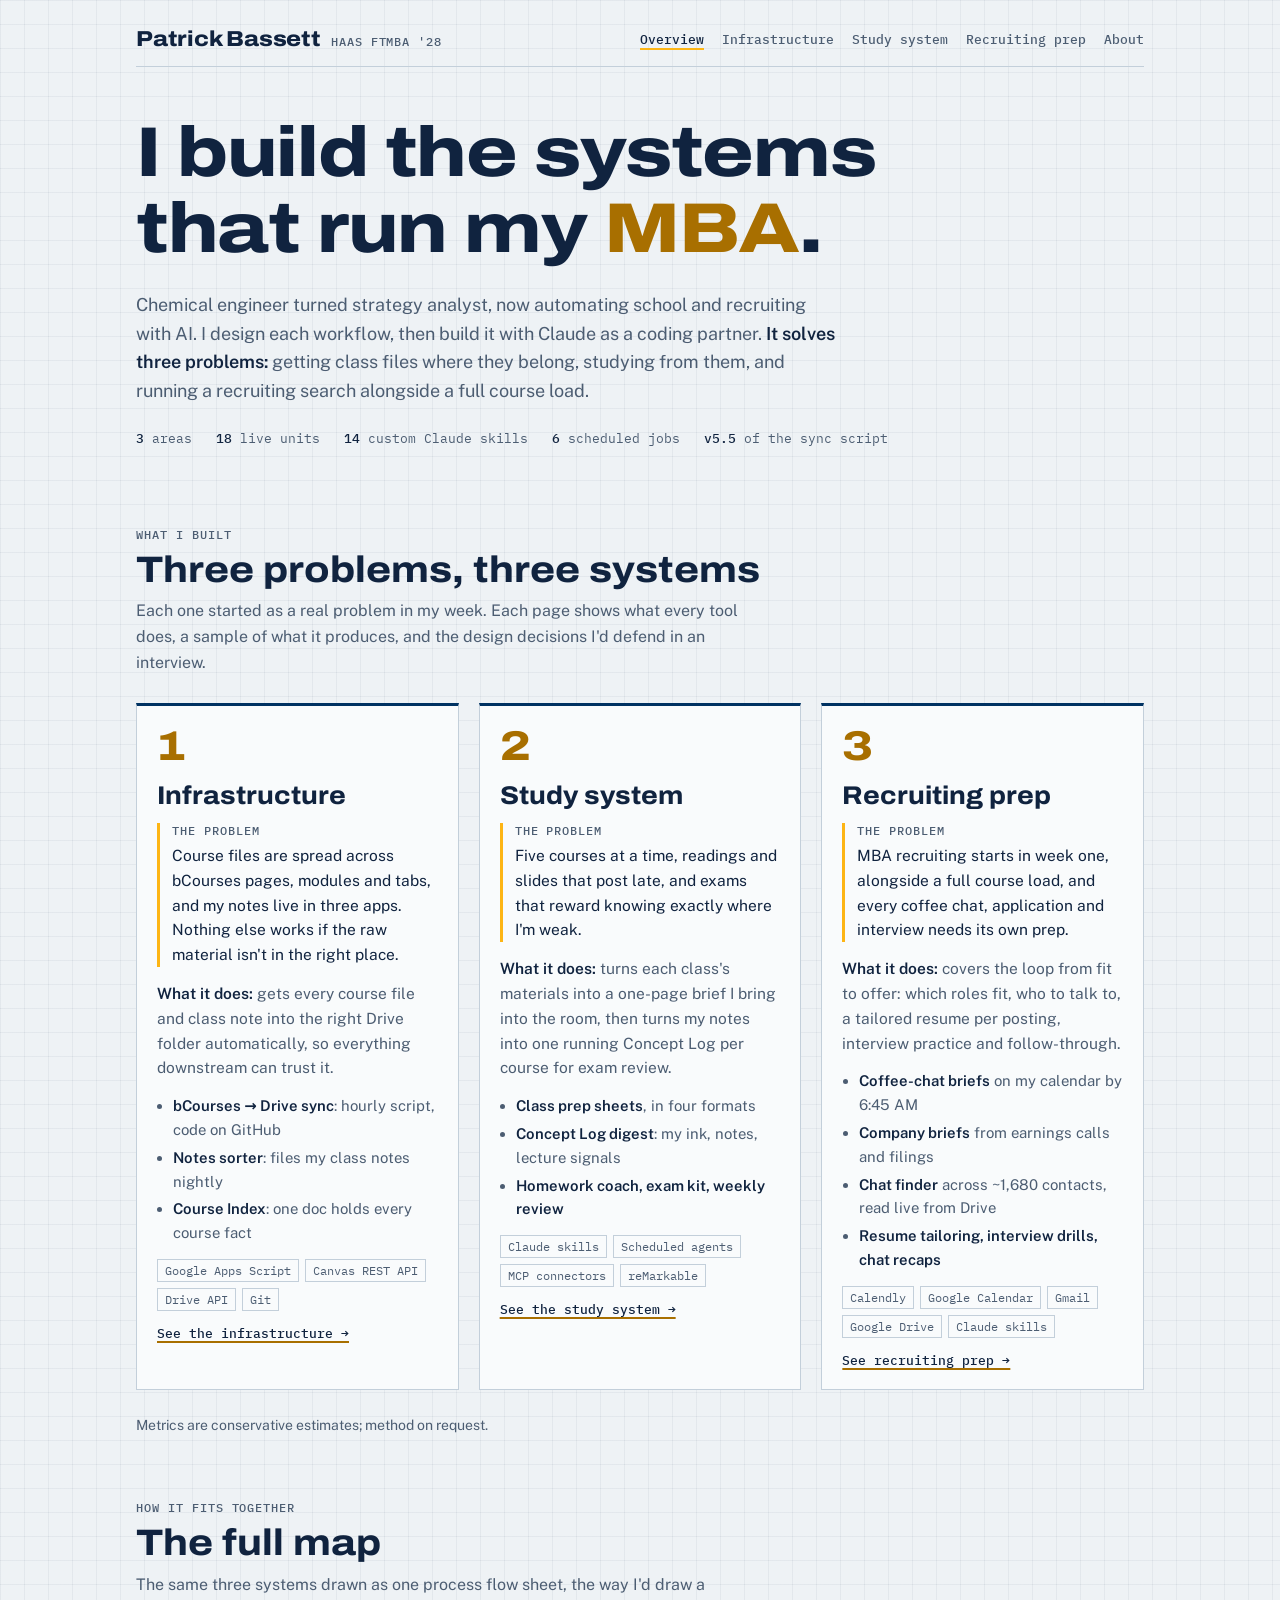
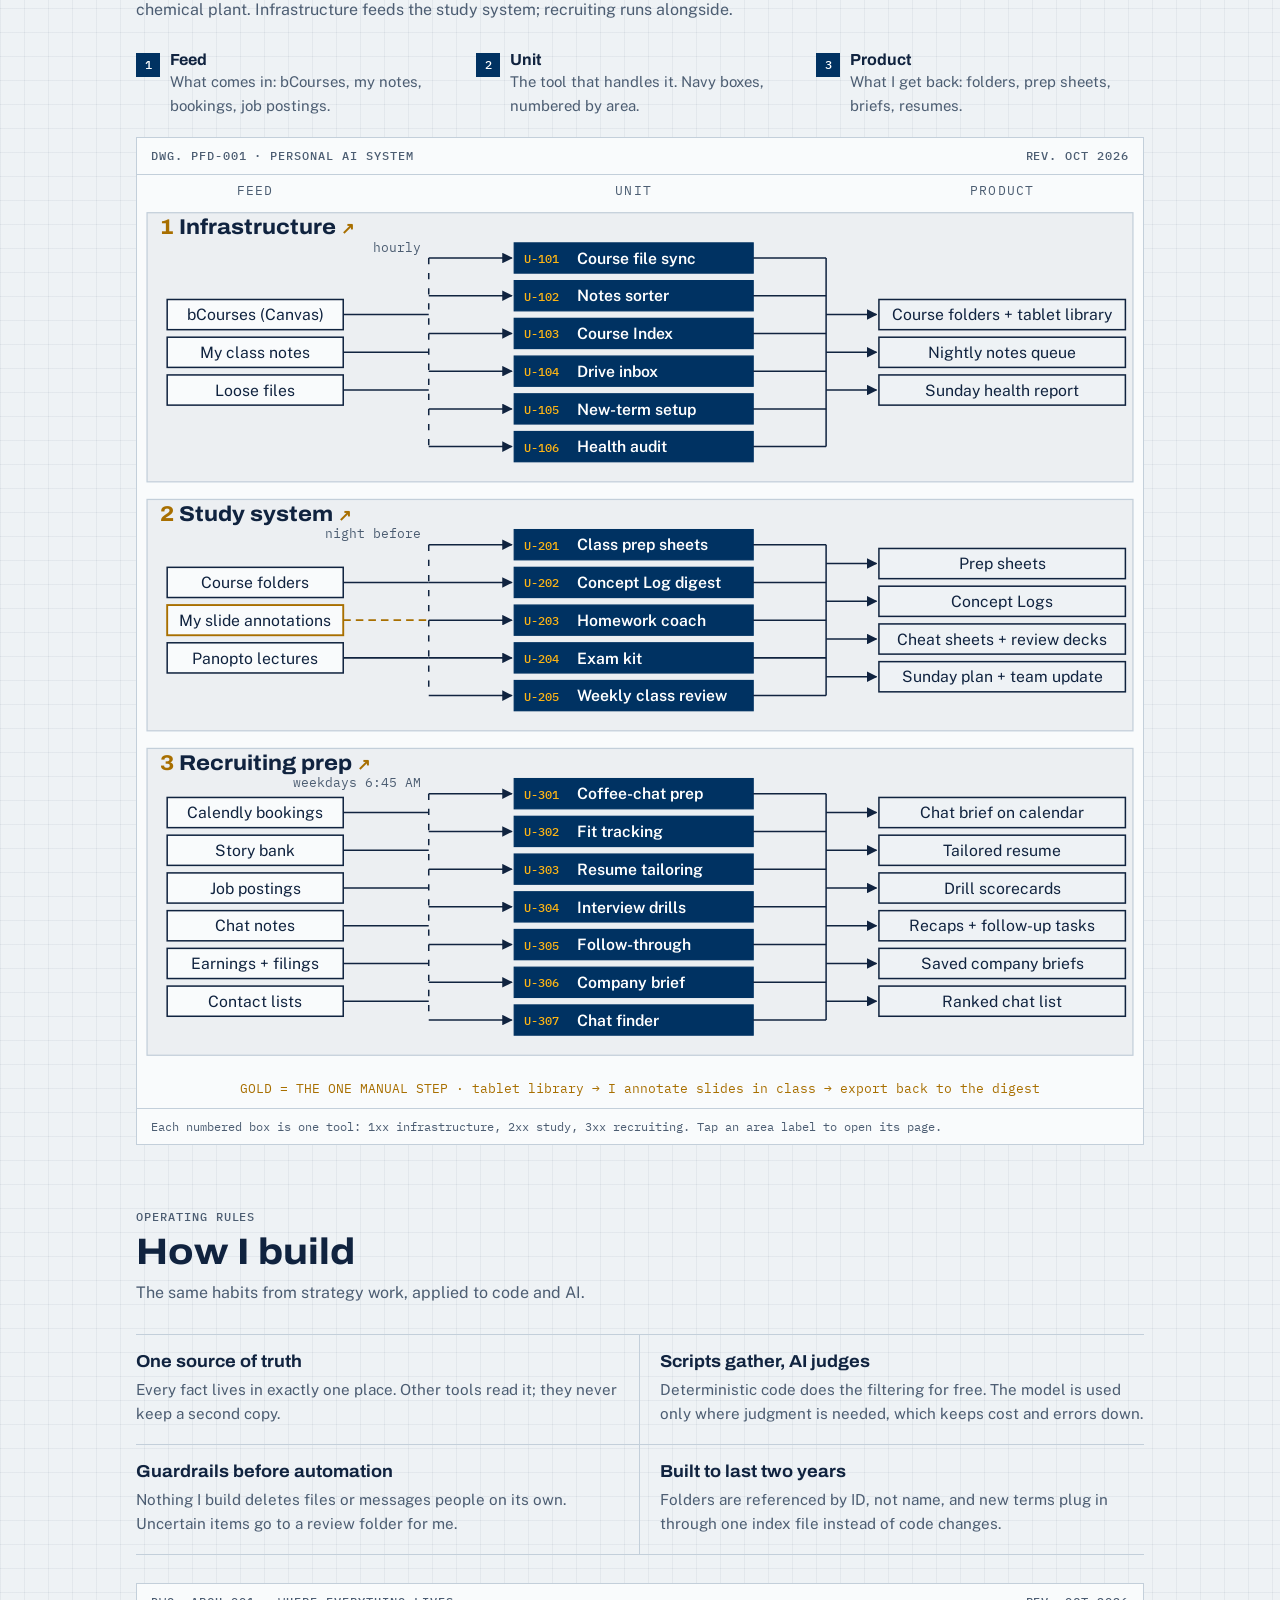
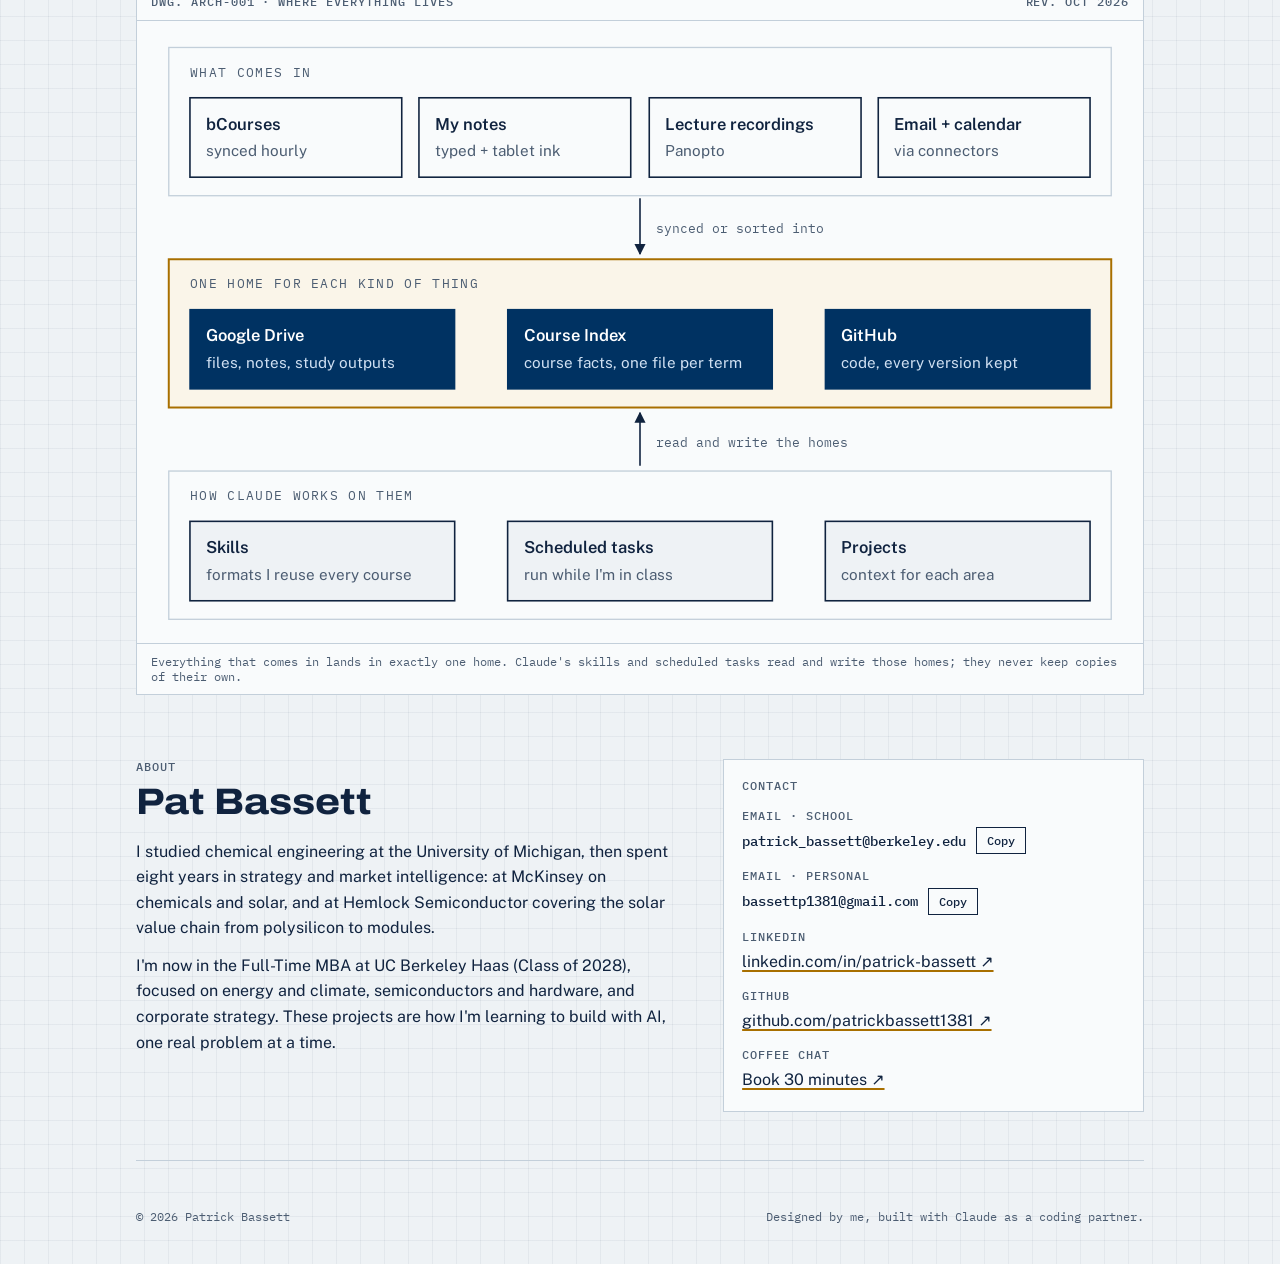
<file: index.html>
<!doctype html>
<html lang="en">
<head>
<meta charset="utf-8">
<meta name="viewport" content="width=device-width, initial-scale=1, viewport-fit=cover">
<title>Pat Bassett Projects</title>
<meta name="description" content="Pat Bassett, Haas MBA '28. The AI system I built to run my MBA: course-file infrastructure, a study system, and recruiting prep.">
<link rel="canonical" href="https://patrickbassett1381.github.io/">
<!-- Link previews (LinkedIn, Slack, iMessage, X): image is 1200x630 -->
<meta property="og:type" content="website">
<meta property="og:site_name" content="Pat Bassett Projects">
<meta property="og:title" content="Pat Bassett · The AI system I built to run my MBA">
<meta property="og:description" content="Pat Bassett, Haas MBA '28. The AI system I built to run my MBA: course-file infrastructure, a study system, and recruiting prep.">
<meta property="og:url" content="https://patrickbassett1381.github.io/">
<meta property="og:image" content="https://patrickbassett1381.github.io/og-image.png">
<meta property="og:image:width" content="1200">
<meta property="og:image:height" content="630">
<meta property="og:image:alt" content="Patrick Bassett, Haas FTMBA '28: I build the systems that run my MBA. Infrastructure, Study system, Recruiting prep.">
<meta name="twitter:card" content="summary_large_image">
<link rel="preconnect" href="https://fonts.googleapis.com">
<link rel="preconnect" href="https://fonts.gstatic.com" crossorigin>
<link rel="stylesheet" href="https://fonts.googleapis.com/css2?family=Archivo:wdth,wght@100..125,500..800&family=IBM+Plex+Mono:wght@400;500&family=Public+Sans:ital,wght@0,400;0,600;1,400&display=swap">
<link rel="stylesheet" href="styles.css">
</head>
<body>
<div class="wrap">
<header>
  <div class="top">
    <a class="home" href="index.html"><b>Patrick Bassett</b> <span class="tag">Haas FTMBA '28</span></a>
    <nav aria-label="Pages">
      <a href="index.html" aria-current="page">Overview</a>
      <a href="infrastructure.html">Infrastructure</a>
      <a href="study.html">Study system</a>
      <a href="recruiting.html">Recruiting prep</a>
      <a href="#about">About</a>
    </nav>
  </div>
</header>

<div class="hero">
  <h1>I build the systems<br>that run my <span>MBA</span>.</h1>
  <p class="lede">Chemical engineer turned strategy analyst, now automating school and recruiting with AI. I design each workflow, then build it with Claude as a coding partner. <strong>It solves three problems:</strong> getting class files where they belong, studying from them, and running a recruiting search alongside a full course load.</p>
  <div class="facts">
    <span><b>3</b> areas</span>
    <span><b>18</b> live units</span>
    <span><b>14</b> custom Claude skills</span>
    <span><b>6</b> scheduled jobs</span>
    <span><b>v5.5</b> of the sync script</span>
  </div>

</div>

<section id="areas">
  <div class="sec-head">
    <span class="tag">What I built</span>
    <h2>Three problems, three systems</h2>
    <p>Each one started as a real problem in my week. Each page shows what every tool does, a sample of what it produces, and the design decisions I'd defend in an interview.</p>
  </div>
  <div class="pillars">
    <article class="pillar">
      <span class="num">1</span>
      <h3>Infrastructure</h3>
      <p class="why"><span class="tag">The problem</span>Course files are spread across bCourses pages, modules and tabs, and my notes live in three apps. Nothing else works if the raw material isn't in the right place.</p>
      <p><b>What it does:</b> gets every course file and class note into the right Drive folder automatically, so everything downstream can trust it.</p>
      <ul>
        <li><b>bCourses → Drive sync</b>: hourly script, code on GitHub</li>
        <li><b>Notes sorter</b>: files my class notes nightly</li>
        <li><b>Course Index</b>: one doc holds every course fact</li>
      </ul>
      <div class="stack"><span>Google Apps Script</span><span>Canvas REST API</span><span>Drive API</span><span>Git</span></div>
      <a class="go" href="infrastructure.html">See the infrastructure →</a>
    </article>
    <article class="pillar">
      <span class="num">2</span>
      <h3>Study system</h3>
      <p class="why"><span class="tag">The problem</span>Five courses at a time, readings and slides that post late, and exams that reward knowing exactly where I'm weak.</p>
      <p><b>What it does:</b> turns each class's materials into a one-page brief I bring into the room, then turns my notes into one running Concept Log per course for exam review.</p>
      <ul>
        <li><b>Class prep sheets</b>, in four formats</li>
        <li><b>Concept Log digest</b>: my ink, notes, lecture signals</li>
        <li><b>Homework coach, exam kit, weekly review</b></li>
      </ul>
      <div class="stack"><span>Claude skills</span><span>Scheduled agents</span><span>MCP connectors</span><span>reMarkable</span></div>
      <a class="go" href="study.html">See the study system →</a>
    </article>
    <article class="pillar">
      <span class="num">3</span>
      <h3>Recruiting prep</h3>
      <p class="why"><span class="tag">The problem</span>MBA recruiting starts in week one, alongside a full course load, and every coffee chat, application and interview needs its own prep.</p>
      <p><b>What it does:</b> covers the loop from fit to offer: which roles fit, who to talk to, a tailored resume per posting, interview practice and follow-through.</p>
      <ul>
        <li><b>Coffee-chat briefs</b> on my calendar by 6:45 AM</li>
        <li><b>Company briefs</b> from earnings calls and filings</li>
        <li><b>Chat finder</b> across ~1,680 contacts, read live from Drive</li>
        <li><b>Resume tailoring, interview drills, chat recaps</b></li>
      </ul>
      <div class="stack"><span>Calendly</span><span>Google Calendar</span><span>Gmail</span><span>Google Drive</span><span>Claude skills</span></div>
      <a class="go" href="recruiting.html">See recruiting prep →</a>
    </article>
  </div>
  <p class="footnote">Metrics are conservative estimates; method on request.</p>
</section>

<section id="map">
  <div class="sec-head">
    <span class="tag">How it fits together</span>
    <h2>The full map</h2>
    <p>The same three systems drawn as one process flow sheet, the way I'd draw a chemical plant. Infrastructure feeds the study system; recruiting runs alongside.</p>
  </div>
  <ol class="howto">
    <li><b>Feed</b><span>What comes in: bCourses, my notes, bookings, job postings.</span></li>
    <li><b>Unit</b><span>The tool that handles it. Navy boxes, numbered by area.</span></li>
    <li><b>Product</b><span>What I get back: folders, prep sheets, briefs, resumes.</span></li>
  </ol>
<figure class="sheet" aria-label="Process flow sheet of Pat's AI system">
  <div class="sheet-head">
    <span class="tag">Dwg. PFD-001 · Personal AI system</span>
    <span class="tag">Rev. Oct 2026</span>
  </div>
  <div class="sheet-scroll">
<svg viewBox="0 0 800 742" role="img" aria-labelledby="pfd-t">
<title id="pfd-t">Three areas. Infrastructure: bCourses and my class notes feed the course file sync, notes sorter and Course Index, producing course folders, a tablet library and a nightly notes queue. Study system: course folders, my slide annotations and Panopto feed class prep, the Concept Log digest, homework coach, exam kit and weekly review. Recruiting prep: Calendly bookings, my story bank, job postings, chat notes and company earnings feed coffee-chat prep, fit tracking, resume tailoring, interview drills, follow-through and company briefs; my contact lists feed the chat finder, producing a ranked chat list.</title>
<defs><marker id="arrow" viewBox="0 0 10 10" refX="9" refY="5" markerWidth="7" markerHeight="7" orient="auto-start-reverse"><path d="M0 0 L10 5 L0 10z"/></marker></defs>
<text class="col" x="94.0" y="16" text-anchor="middle">FEED</text>
<text class="col" x="395.0" y="16" text-anchor="middle">UNIT</text>
<text class="col" x="688.0" y="16" text-anchor="middle">PRODUCT</text>
<rect class="lane-band" x="8" y="30" width="784" height="214"/>
<a href="infrastructure.html"><text class="lane-lbl" x="18" y="47"><tspan class="n">1</tspan> Infrastructure <tspan class="go">↗</tspan></text></a>
<g class="n-src"><rect x="24" y="99.0" width="140" height="24"/><text x="94.0" y="115.5" text-anchor="middle">bCourses (Canvas)</text></g>
<g class="n-src"><rect x="24" y="129.0" width="140" height="24"/><text x="94.0" y="145.5" text-anchor="middle">My class notes</text></g>
<g class="n-src"><rect x="24" y="159.0" width="140" height="24"/><text x="94.0" y="175.5" text-anchor="middle">Loose files</text></g>
<g class="n-unit"><rect x="300" y="54.0" width="190" height="24"/><text class="id" x="308" y="70.0">U-101</text><text x="350" y="70.5">Course file sync</text></g>
<g class="n-unit"><rect x="300" y="84.0" width="190" height="24"/><text class="id" x="308" y="100.0">U-102</text><text x="350" y="100.5">Notes sorter</text></g>
<g class="n-unit"><rect x="300" y="114.0" width="190" height="24"/><text class="id" x="308" y="130.0">U-103</text><text x="350" y="130.5">Course Index</text></g>
<g class="n-unit"><rect x="300" y="144.0" width="190" height="24"/><text class="id" x="308" y="160.0">U-104</text><text x="350" y="160.5">Drive inbox</text></g>
<g class="n-unit"><rect x="300" y="174.0" width="190" height="24"/><text class="id" x="308" y="190.0">U-105</text><text x="350" y="190.5">New-term setup</text></g>
<g class="n-unit"><rect x="300" y="204.0" width="190" height="24"/><text class="id" x="308" y="220.0">U-106</text><text x="350" y="220.5">Health audit</text></g>
<g class="n-out"><rect x="590" y="99.0" width="196" height="24"/><text x="688.0" y="115.5" text-anchor="middle">Course folders + tablet library</text></g>
<g class="n-out"><rect x="590" y="129.0" width="196" height="24"/><text x="688.0" y="145.5" text-anchor="middle">Nightly notes queue</text></g>
<g class="n-out"><rect x="590" y="159.0" width="196" height="24"/><text x="688.0" y="175.5" text-anchor="middle">Sunday health report</text></g>
<path class="edge" d="M164 111.0 H232"/>
<path class="edge" d="M164 141.0 H232"/>
<path class="edge" d="M164 171.0 H232"/>
<path class="edge flowline" d="M232 66.0 V216.0"/>
<path class="edge" d="M232 66.0 H298" marker-end="url(#arrow)"/>
<path class="edge" d="M232 96.0 H298" marker-end="url(#arrow)"/>
<path class="edge" d="M232 126.0 H298" marker-end="url(#arrow)"/>
<path class="edge" d="M232 156.0 H298" marker-end="url(#arrow)"/>
<path class="edge" d="M232 186.0 H298" marker-end="url(#arrow)"/>
<path class="edge" d="M232 216.0 H298" marker-end="url(#arrow)"/>
<text class="lbl" x="226" y="61.0" text-anchor="end">hourly</text>
<path class="edge" d="M490 66.0 H548"/>
<path class="edge" d="M490 96.0 H548"/>
<path class="edge" d="M490 126.0 H548"/>
<path class="edge" d="M490 156.0 H548"/>
<path class="edge" d="M490 186.0 H548"/>
<path class="edge" d="M490 216.0 H548"/>
<path class="edge" d="M548 66.0 V216.0"/>
<path class="edge" d="M548 111.0 H588" marker-end="url(#arrow)"/>
<path class="edge" d="M548 141.0 H588" marker-end="url(#arrow)"/>
<path class="edge" d="M548 171.0 H588" marker-end="url(#arrow)"/>
<rect class="lane-band" x="8" y="258" width="784" height="184"/>
<a href="study.html"><text class="lane-lbl" x="18" y="275"><tspan class="n">2</tspan> Study system <tspan class="go">↗</tspan></text></a>
<g class="n-src"><rect x="24" y="312.0" width="140" height="24"/><text x="94.0" y="328.5" text-anchor="middle">Course folders</text></g>
<g class="n-man"><rect x="24" y="342.0" width="140" height="24"/><text x="94.0" y="358.5" text-anchor="middle">My slide annotations</text></g>
<g class="n-src"><rect x="24" y="372.0" width="140" height="24"/><text x="94.0" y="388.5" text-anchor="middle">Panopto lectures</text></g>
<g class="n-unit"><rect x="300" y="282.0" width="190" height="24"/><text class="id" x="308" y="298.0">U-201</text><text x="350" y="298.5">Class prep sheets</text></g>
<g class="n-unit"><rect x="300" y="312.0" width="190" height="24"/><text class="id" x="308" y="328.0">U-202</text><text x="350" y="328.5">Concept Log digest</text></g>
<g class="n-unit"><rect x="300" y="342.0" width="190" height="24"/><text class="id" x="308" y="358.0">U-203</text><text x="350" y="358.5">Homework coach</text></g>
<g class="n-unit"><rect x="300" y="372.0" width="190" height="24"/><text class="id" x="308" y="388.0">U-204</text><text x="350" y="388.5">Exam kit</text></g>
<g class="n-unit"><rect x="300" y="402.0" width="190" height="24"/><text class="id" x="308" y="418.0">U-205</text><text x="350" y="418.5">Weekly class review</text></g>
<g class="n-out"><rect x="590" y="297.0" width="196" height="24"/><text x="688.0" y="313.5" text-anchor="middle">Prep sheets</text></g>
<g class="n-out"><rect x="590" y="327.0" width="196" height="24"/><text x="688.0" y="343.5" text-anchor="middle">Concept Logs</text></g>
<g class="n-out"><rect x="590" y="357.0" width="196" height="24"/><text x="688.0" y="373.5" text-anchor="middle">Cheat sheets + review decks</text></g>
<g class="n-out"><rect x="590" y="387.0" width="196" height="24"/><text x="688.0" y="403.5" text-anchor="middle">Sunday plan + team update</text></g>
<path class="edge" d="M164 324.0 H232"/>
<path class="edge man" d="M164 354.0 H232"/>
<path class="edge" d="M164 384.0 H232"/>
<path class="edge flowline" d="M232 294.0 V414.0"/>
<path class="edge" d="M232 294.0 H298" marker-end="url(#arrow)"/>
<path class="edge" d="M232 324.0 H298" marker-end="url(#arrow)"/>
<path class="edge" d="M232 354.0 H298" marker-end="url(#arrow)"/>
<path class="edge" d="M232 384.0 H298" marker-end="url(#arrow)"/>
<path class="edge" d="M232 414.0 H298" marker-end="url(#arrow)"/>
<text class="lbl" x="226" y="289.0" text-anchor="end">night before</text>
<path class="edge" d="M490 294.0 H548"/>
<path class="edge" d="M490 324.0 H548"/>
<path class="edge" d="M490 354.0 H548"/>
<path class="edge" d="M490 384.0 H548"/>
<path class="edge" d="M490 414.0 H548"/>
<path class="edge" d="M548 294.0 V414.0"/>
<path class="edge" d="M548 309.0 H588" marker-end="url(#arrow)"/>
<path class="edge" d="M548 339.0 H588" marker-end="url(#arrow)"/>
<path class="edge" d="M548 369.0 H588" marker-end="url(#arrow)"/>
<path class="edge" d="M548 399.0 H588" marker-end="url(#arrow)"/>
<rect class="lane-band" x="8" y="456" width="784" height="244"/>
<a href="recruiting.html"><text class="lane-lbl" x="18" y="473"><tspan class="n">3</tspan> Recruiting prep <tspan class="go">↗</tspan></text></a>
<g class="n-src"><rect x="24" y="495.0" width="140" height="24"/><text x="94.0" y="511.5" text-anchor="middle">Calendly bookings</text></g>
<g class="n-src"><rect x="24" y="525.0" width="140" height="24"/><text x="94.0" y="541.5" text-anchor="middle">Story bank</text></g>
<g class="n-src"><rect x="24" y="555.0" width="140" height="24"/><text x="94.0" y="571.5" text-anchor="middle">Job postings</text></g>
<g class="n-src"><rect x="24" y="585.0" width="140" height="24"/><text x="94.0" y="601.5" text-anchor="middle">Chat notes</text></g>
<g class="n-src"><rect x="24" y="615.0" width="140" height="24"/><text x="94.0" y="631.5" text-anchor="middle">Earnings + filings</text></g>
<g class="n-src"><rect x="24" y="645.0" width="140" height="24"/><text x="94.0" y="661.5" text-anchor="middle">Contact lists</text></g>
<g class="n-unit"><rect x="300" y="480.0" width="190" height="24"/><text class="id" x="308" y="496.0">U-301</text><text x="350" y="496.5">Coffee-chat prep</text></g>
<g class="n-unit"><rect x="300" y="510.0" width="190" height="24"/><text class="id" x="308" y="526.0">U-302</text><text x="350" y="526.5">Fit tracking</text></g>
<g class="n-unit"><rect x="300" y="540.0" width="190" height="24"/><text class="id" x="308" y="556.0">U-303</text><text x="350" y="556.5">Resume tailoring</text></g>
<g class="n-unit"><rect x="300" y="570.0" width="190" height="24"/><text class="id" x="308" y="586.0">U-304</text><text x="350" y="586.5">Interview drills</text></g>
<g class="n-unit"><rect x="300" y="600.0" width="190" height="24"/><text class="id" x="308" y="616.0">U-305</text><text x="350" y="616.5">Follow-through</text></g>
<g class="n-unit"><rect x="300" y="630.0" width="190" height="24"/><text class="id" x="308" y="646.0">U-306</text><text x="350" y="646.5">Company brief</text></g>
<g class="n-unit"><rect x="300" y="660.0" width="190" height="24"/><text class="id" x="308" y="676.0">U-307</text><text x="350" y="676.5">Chat finder</text></g>
<g class="n-out"><rect x="590" y="495.0" width="196" height="24"/><text x="688.0" y="511.5" text-anchor="middle">Chat brief on calendar</text></g>
<g class="n-out"><rect x="590" y="525.0" width="196" height="24"/><text x="688.0" y="541.5" text-anchor="middle">Tailored resume</text></g>
<g class="n-out"><rect x="590" y="555.0" width="196" height="24"/><text x="688.0" y="571.5" text-anchor="middle">Drill scorecards</text></g>
<g class="n-out"><rect x="590" y="585.0" width="196" height="24"/><text x="688.0" y="601.5" text-anchor="middle">Recaps + follow-up tasks</text></g>
<g class="n-out"><rect x="590" y="615.0" width="196" height="24"/><text x="688.0" y="631.5" text-anchor="middle">Saved company briefs</text></g>
<g class="n-out"><rect x="590" y="645.0" width="196" height="24"/><text x="688.0" y="661.5" text-anchor="middle">Ranked chat list</text></g>
<path class="edge" d="M164 507.0 H232"/>
<path class="edge" d="M164 537.0 H232"/>
<path class="edge" d="M164 567.0 H232"/>
<path class="edge" d="M164 597.0 H232"/>
<path class="edge" d="M164 627.0 H232"/>
<path class="edge" d="M164 657.0 H232"/>
<path class="edge flowline" d="M232 492.0 V672.0"/>
<path class="edge" d="M232 492.0 H298" marker-end="url(#arrow)"/>
<path class="edge" d="M232 522.0 H298" marker-end="url(#arrow)"/>
<path class="edge" d="M232 552.0 H298" marker-end="url(#arrow)"/>
<path class="edge" d="M232 582.0 H298" marker-end="url(#arrow)"/>
<path class="edge" d="M232 612.0 H298" marker-end="url(#arrow)"/>
<path class="edge" d="M232 642.0 H298" marker-end="url(#arrow)"/>
<path class="edge" d="M232 672.0 H298" marker-end="url(#arrow)"/>
<text class="lbl" x="226" y="487.0" text-anchor="end">weekdays 6:45 AM</text>
<path class="edge" d="M490 492.0 H548"/>
<path class="edge" d="M490 522.0 H548"/>
<path class="edge" d="M490 552.0 H548"/>
<path class="edge" d="M490 582.0 H548"/>
<path class="edge" d="M490 612.0 H548"/>
<path class="edge" d="M490 642.0 H548"/>
<path class="edge" d="M490 672.0 H548"/>
<path class="edge" d="M548 492.0 V672.0"/>
<path class="edge" d="M548 507.0 H588" marker-end="url(#arrow)"/>
<path class="edge" d="M548 537.0 H588" marker-end="url(#arrow)"/>
<path class="edge" d="M548 567.0 H588" marker-end="url(#arrow)"/>
<path class="edge" d="M548 597.0 H588" marker-end="url(#arrow)"/>
<path class="edge" d="M548 627.0 H588" marker-end="url(#arrow)"/>
<path class="edge" d="M548 657.0 H588" marker-end="url(#arrow)"/>
<text class="lbl man-lbl" x="400.0" y="730" text-anchor="middle">GOLD = THE ONE MANUAL STEP · tablet library → I annotate slides in class → export back to the digest</text>
</svg>
  </div>
  <figcaption class="sheet-foot">Each numbered box is one tool: 1xx infrastructure, 2xx study, 3xx recruiting. Tap an area label to open its page.</figcaption>
</figure>
</section>

<section id="principles">
  <div class="sec-head">
    <span class="tag">Operating rules</span>
    <h2>How I build</h2>
    <p>The same habits from strategy work, applied to code and AI.</p>
  </div>
  <div class="rules">
    <div class="rule"><h3>One source of truth</h3><p>Every fact lives in exactly one place. Other tools read it; they never keep a second copy.</p></div>
    <div class="rule"><h3>Scripts gather, AI judges</h3><p>Deterministic code does the filtering for free. The model is used only where judgment is needed, which keeps cost and errors down.</p></div>
    <div class="rule"><h3>Guardrails before automation</h3><p>Nothing I build deletes files or messages people on its own. Uncertain items go to a review folder for me.</p></div>
    <div class="rule"><h3>Built to last two years</h3><p>Folders are referenced by ID, not name, and new terms plug in through one index file instead of code changes.</p></div>
  </div>
  <figure class="sheet arch" aria-label="Where everything in the system lives">
    <div class="sheet-head">
      <span class="tag">Dwg. ARCH-001 · Where everything lives</span>
      <span class="tag">Rev. Oct 2026</span>
    </div>
    <div class="sheet-scroll">
    <svg viewBox="0 0 760 470" role="img" aria-labelledby="arch-t">
      <title id="arch-t">Three layers. What comes in: bCourses, my notes, lecture recordings, email and calendar. These land in one home each: Google Drive, the Course Index, or GitHub. Claude's skills, scheduled tasks and Projects read and write those homes and never keep copies.</title>
      <rect class="band" x="24" y="20" width="712" height="112"/>
      <text class="col" x="40" y="42">WHAT COMES IN</text>
      <g class="n-src"><rect x="40" y="58" width="160" height="60"/><text x="52" y="82" font-weight="600">bCourses</text><text class="sub" x="52" y="102">synced hourly</text></g>
      <g class="n-src"><rect x="213" y="58" width="160" height="60"/><text x="225" y="82" font-weight="600">My notes</text><text class="sub" x="225" y="102">typed + tablet ink</text></g>
      <g class="n-src"><rect x="387" y="58" width="160" height="60"/><text x="399" y="82" font-weight="600">Lecture recordings</text><text class="sub" x="399" y="102">Panopto</text></g>
      <g class="n-src"><rect x="560" y="58" width="160" height="60"/><text x="572" y="82" font-weight="600">Email + calendar</text><text class="sub" x="572" y="102">via connectors</text></g>

      <path class="edge" d="M380 134 V176" marker-end="url(#arrow)"/>
      <text class="lbl" x="392" y="160">synced or sorted into</text>

      <rect class="band main" x="24" y="180" width="712" height="112"/>
      <text class="col" x="40" y="202">ONE HOME FOR EACH KIND OF THING</text>
      <g class="n-unit"><rect x="40" y="218" width="200" height="60"/><text x="52" y="242" font-weight="600">Google Drive</text><text class="sub" x="52" y="262">files, notes, study outputs</text></g>
      <g class="n-unit"><rect x="280" y="218" width="200" height="60"/><text x="292" y="242" font-weight="600">Course Index</text><text class="sub" x="292" y="262">course facts, one file per term</text></g>
      <g class="n-unit"><rect x="520" y="218" width="200" height="60"/><text x="532" y="242" font-weight="600">GitHub</text><text class="sub" x="532" y="262">code, every version kept</text></g>

      <path class="edge" d="M380 336 V296" marker-end="url(#arrow)"/>
      <text class="lbl" x="392" y="322">read and write the homes</text>

      <rect class="band" x="24" y="340" width="712" height="112"/>
      <text class="col" x="40" y="362">HOW CLAUDE WORKS ON THEM</text>
      <g class="n-out"><rect x="40" y="378" width="200" height="60"/><text x="52" y="402" font-weight="600">Skills</text><text class="sub" x="52" y="422">formats I reuse every course</text></g>
      <g class="n-out"><rect x="280" y="378" width="200" height="60"/><text x="292" y="402" font-weight="600">Scheduled tasks</text><text class="sub" x="292" y="422">run while I'm in class</text></g>
      <g class="n-out"><rect x="520" y="378" width="200" height="60"/><text x="532" y="402" font-weight="600">Projects</text><text class="sub" x="532" y="422">context for each area</text></g>
    </svg>
    </div>
    <figcaption class="sheet-foot">Everything that comes in lands in exactly one home. Claude's skills and scheduled tasks read and write those homes; they never keep copies of their own.</figcaption>
  </figure>
</section>

<section id="about">
  <div class="about">
    <div>
      <div class="sec-head" style="margin-bottom:16px"><span class="tag">About</span><h2>Pat Bassett</h2></div>
      <p>I studied chemical engineering at the University of Michigan, then spent eight years in strategy and market intelligence: at McKinsey on chemicals and solar, and at Hemlock Semiconductor covering the solar value chain from polysilicon to modules.</p>
      <p>I'm now in the Full-Time MBA at UC Berkeley Haas (Class of 2028), focused on energy and climate, semiconductors and hardware, and corporate strategy. These projects are how I'm learning to build with AI, one real problem at a time.</p>
    </div>
    <aside class="contact" aria-label="Contact">
      <span class="tag">Contact</span>
      <div class="row">
        <span class="tag">Email · school</span>
        <div class="copyline"><code>patrick_bassett@berkeley.edu</code><button type="button" class="copy">Copy</button></div>
      </div>
      <div class="row">
        <span class="tag">Email · personal</span>
        <div class="copyline"><code>bassettp1381@gmail.com</code><button type="button" class="copy">Copy</button></div>
      </div>
      <div class="row">
        <span class="tag">LinkedIn</span>
        <a href="https://www.linkedin.com/in/patrick-bassett-a63bb3b1/" target="_blank" rel="noopener">linkedin.com/in/patrick-bassett ↗</a>
      </div>
      <div class="row">
        <span class="tag">GitHub</span>
        <a href="https://github.com/patrickbassett1381" target="_blank" rel="noopener">github.com/patrickbassett1381 ↗</a>
      </div>
      <div class="row">
        <span class="tag">Coffee chat</span>
        <a href="https://calendly.com/patrick_bassett-berkeley/coffee-chat" target="_blank" rel="noopener">Book 30 minutes ↗</a>
      </div>
    </aside>
  </div>
</section>

<footer>
  <span>© 2026 Patrick Bassett</span>
  <span>Designed by me, built with Claude as a coding partner.</span>
</footer>
</div>

<script>
(function(){
  document.querySelectorAll('button.copy').forEach(function(b){
    var t=b.parentNode.querySelector('code');
    b.addEventListener('click',function(){
      function sel(){var r=document.createRange();r.selectNodeContents(t);var s=getSelection();s.removeAllRanges();s.addRange(r);b.textContent='Selected';}
      try{
        navigator.clipboard.writeText(t.textContent).then(function(){b.textContent='Copied';setTimeout(function(){b.textContent='Copy'},1800)},sel);
      }catch(e){sel()}
    });
  });
})();
</script>

</body>
</html>
</file>
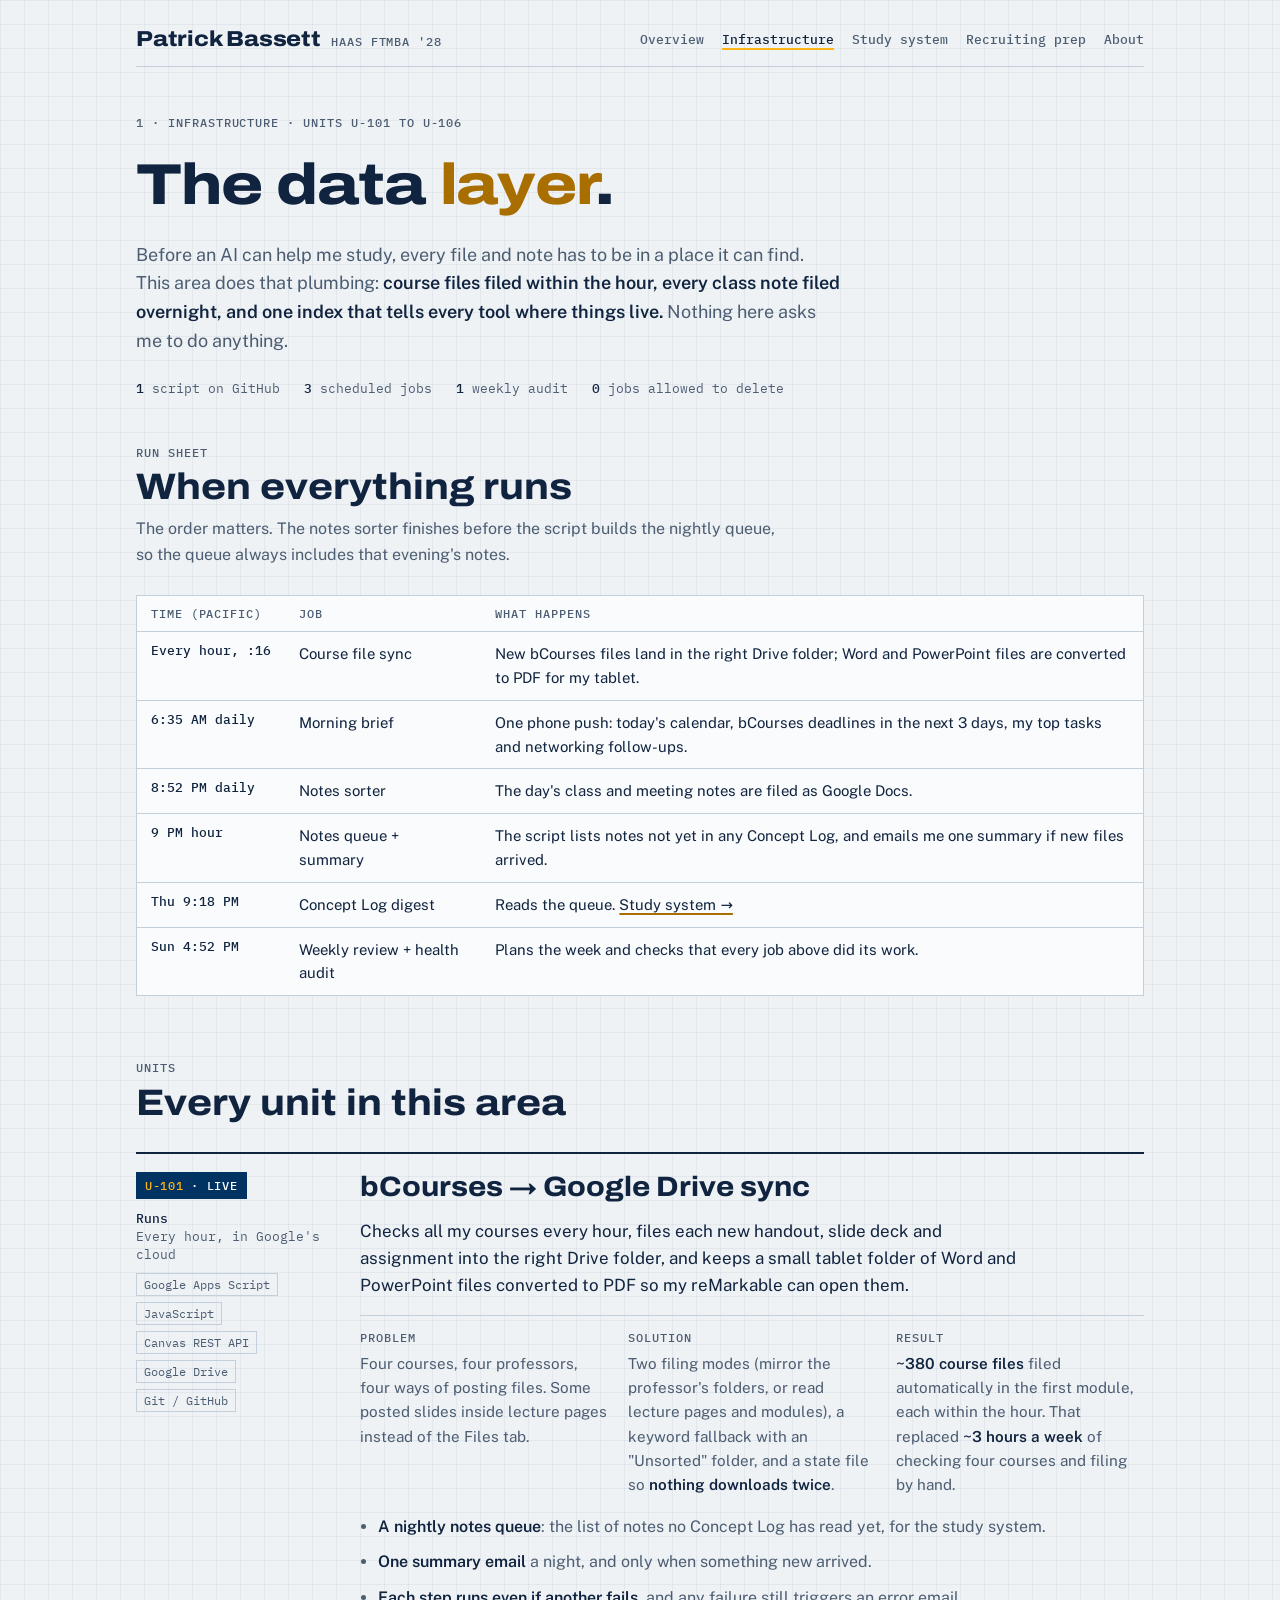
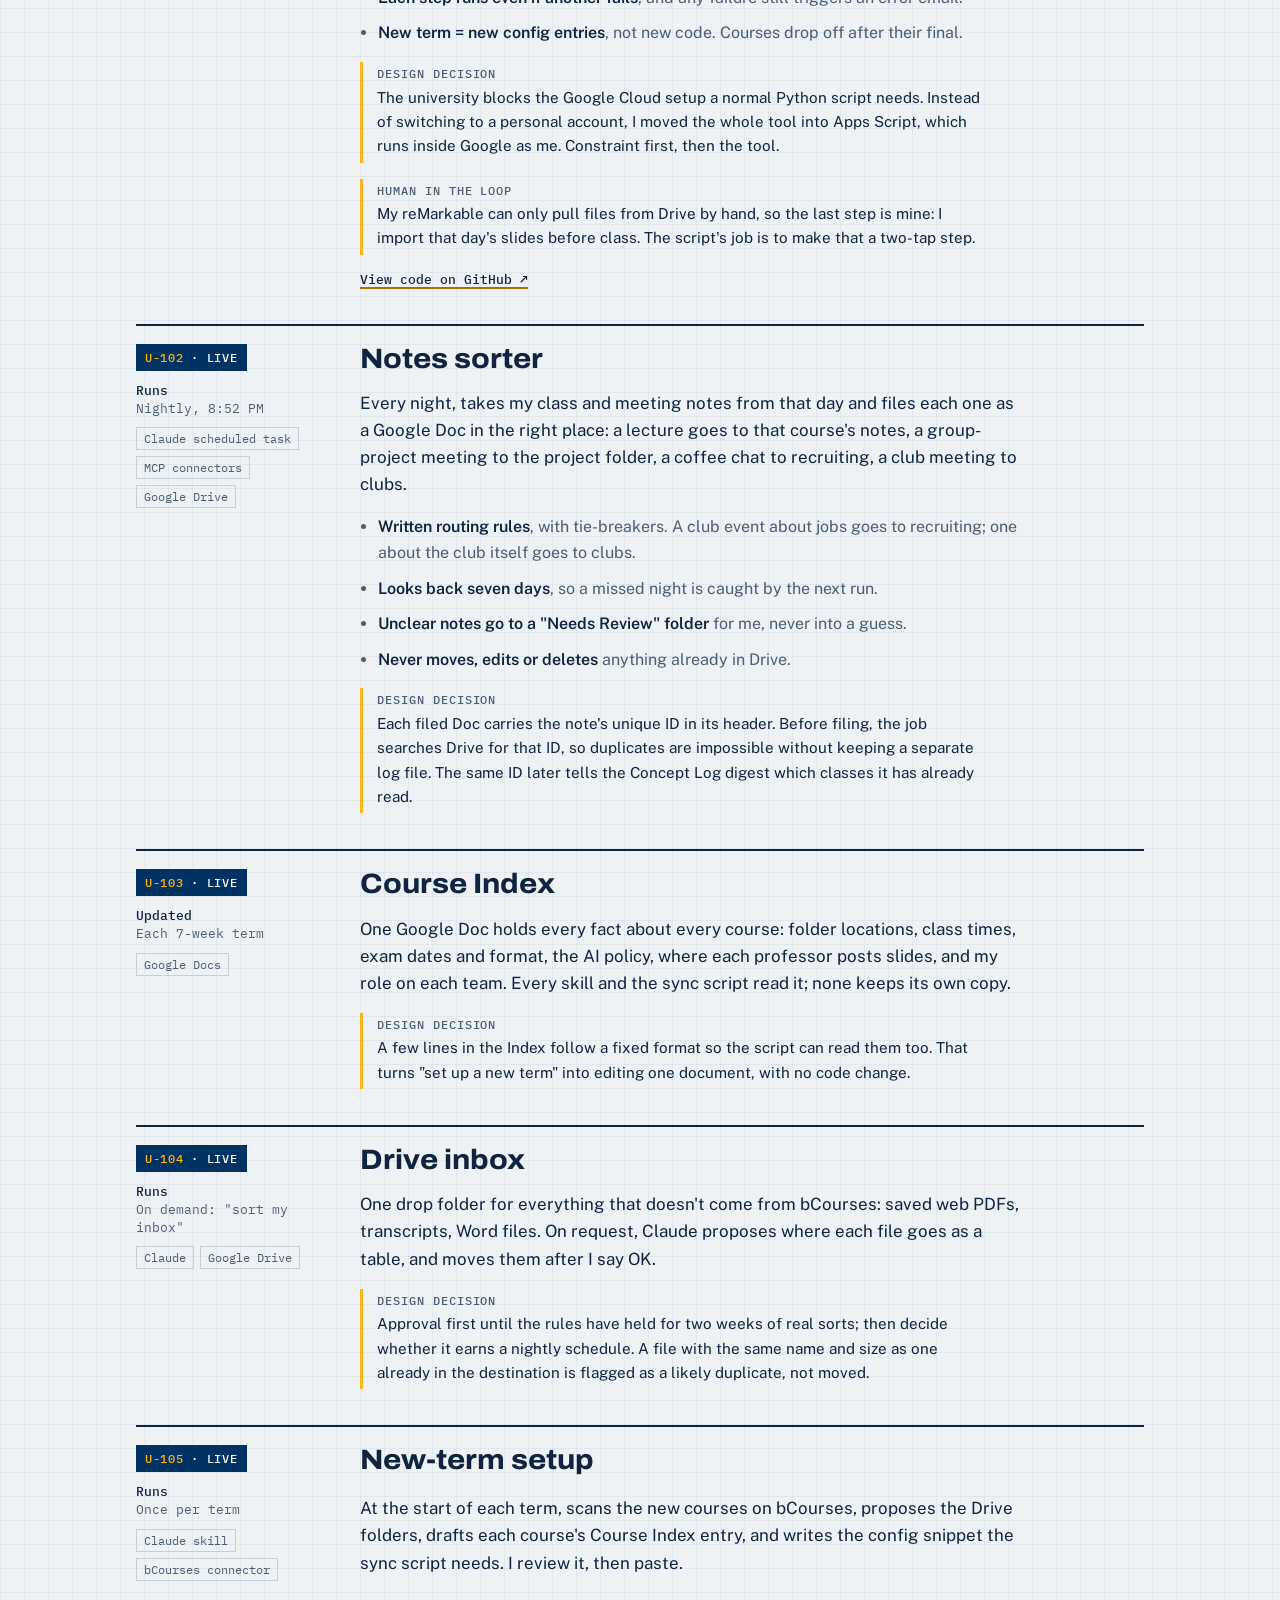
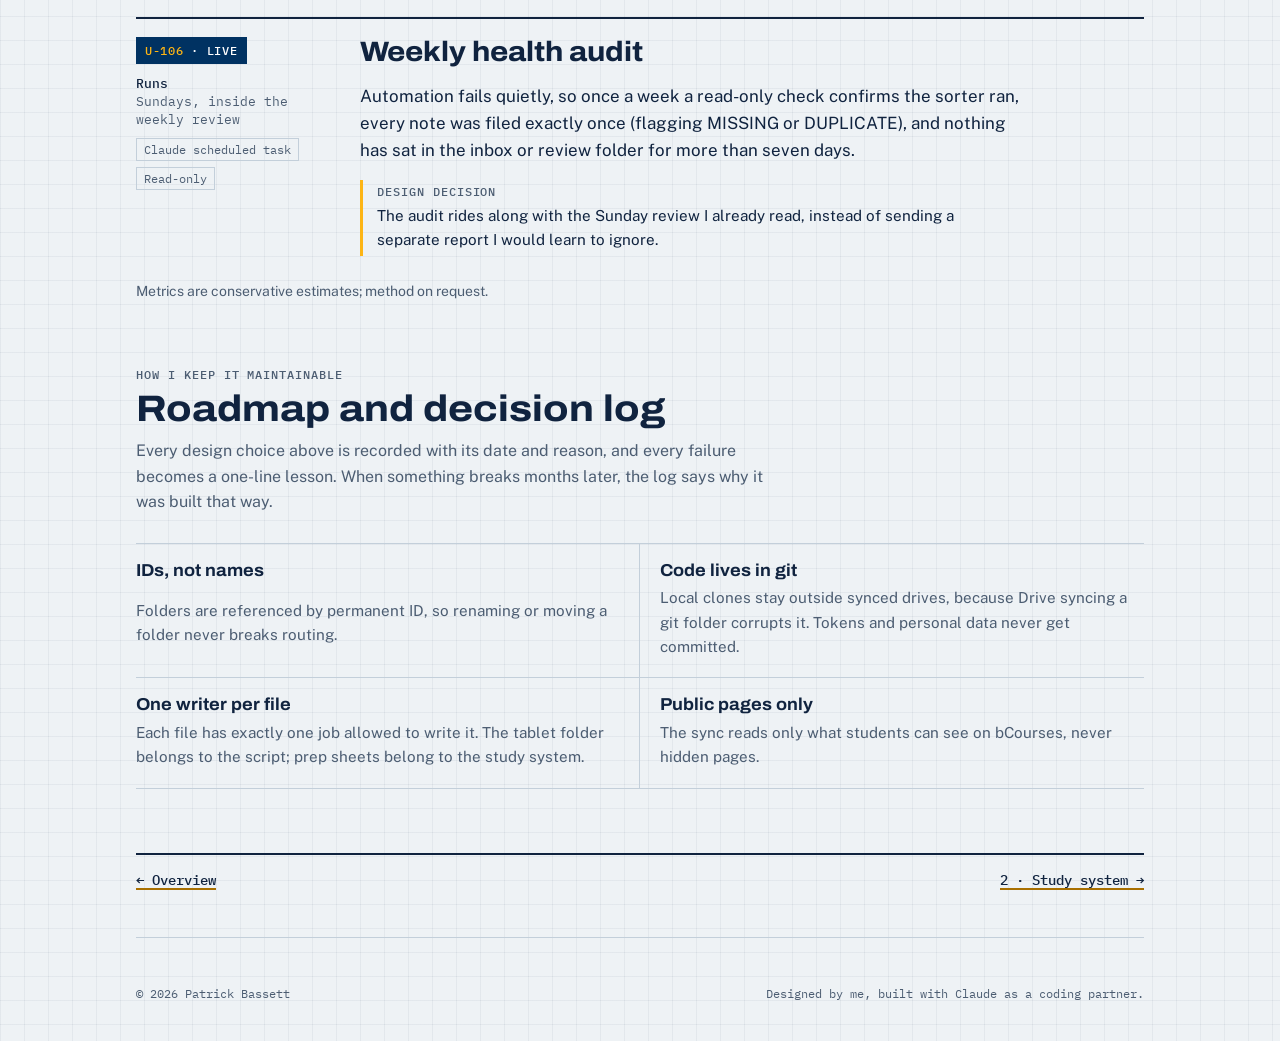
<file: infrastructure.html>
<!doctype html>
<html lang="en">
<head>
<meta charset="utf-8">
<meta name="viewport" content="width=device-width,initial-scale=1,viewport-fit=cover">
<title>Infrastructure · Pat Bassett</title>
<meta name="description" content="Part 1: the data layer under Pat Bassett's MBA AI system: bCourses to Drive sync, notes sorter, Course Index, Drive inbox, term setup and weekly health audit.">
<link rel="canonical" href="https://patrickbassett1381.github.io/infrastructure.html">
<!-- Link previews (LinkedIn, Slack, iMessage, X): image is 1200x630 -->
<meta property="og:type" content="website">
<meta property="og:site_name" content="Pat Bassett Projects">
<meta property="og:title" content="Infrastructure · Pat Bassett">
<meta property="og:description" content="Part 1: the data layer under Pat Bassett's MBA AI system: bCourses to Drive sync, notes sorter, Course Index, Drive inbox, term setup and weekly health audit.">
<meta property="og:url" content="https://patrickbassett1381.github.io/infrastructure.html">
<meta property="og:image" content="https://patrickbassett1381.github.io/og-image.png">
<meta property="og:image:width" content="1200">
<meta property="og:image:height" content="630">
<meta property="og:image:alt" content="Patrick Bassett, Haas FTMBA '28: I build the systems that run my MBA. Infrastructure, Study system, Recruiting prep.">
<meta name="twitter:card" content="summary_large_image">
<link rel="preconnect" href="https://fonts.googleapis.com">
<link rel="preconnect" href="https://fonts.gstatic.com" crossorigin>
<link rel="stylesheet" href="https://fonts.googleapis.com/css2?family=Archivo:wdth,wght@100..125,500..800&family=IBM+Plex+Mono:wght@400;500&family=Public+Sans:ital,wght@0,400;0,600;1,400&display=swap">
<link rel="stylesheet" href="styles.css">
</head>
<body>
<div class="wrap">
<header>
  <div class="top">
    <a class="home" href="index.html"><b>Patrick Bassett</b> <span class="tag">Haas FTMBA '28</span></a>
    <nav aria-label="Pages">
      <a href="index.html">Overview</a>
      <a href="infrastructure.html" aria-current="page">Infrastructure</a>
      <a href="study.html">Study system</a>
      <a href="recruiting.html">Recruiting prep</a>
      <a href="index.html#about">About</a>
    </nav>
  </div>
</header>

<div class="hero page-hero">
  <span class="tag">1 · Infrastructure · Units U-101 to U-106</span>
  <h1>The data <span>layer</span>.</h1>
  <p class="lede">Before an AI can help me study, every file and note has to be in a place it can find. This area does that plumbing: <strong>course files filed within the hour, every class note filed overnight, and one index that tells every tool where things live.</strong> Nothing here asks me to do anything.</p>
  <div class="facts">
    <span><b>1</b> script on GitHub</span>
    <span><b>3</b> scheduled jobs</span>
    <span><b>1</b> weekly audit</span>
    <span><b>0</b> jobs allowed to delete</span>
  </div>
</div>

<section id="schedule" style="padding-top:24px">
  <div class="sec-head">
    <span class="tag">Run sheet</span>
    <h2>When everything runs</h2>
    <p>The order matters. The notes sorter finishes before the script builds the nightly queue, so the queue always includes that evening's notes.</p>
  </div>
  <div class="tbl-wrap">
    <table>
      <thead><tr><th>Time (Pacific)</th><th>Job</th><th>What happens</th></tr></thead>
      <tbody>
        <tr><td class="t">Every hour, :16</td><td>Course file sync</td><td>New bCourses files land in the right Drive folder; Word and PowerPoint files are converted to PDF for my tablet.</td></tr>
        <tr><td class="t">6:35 AM daily</td><td>Morning brief</td><td>One phone push: today's calendar, bCourses deadlines in the next 3 days, my top tasks and networking follow-ups.</td></tr>
        <tr><td class="t">8:52 PM daily</td><td>Notes sorter</td><td>The day's class and meeting notes are filed as Google Docs.</td></tr>
        <tr><td class="t">9 PM hour</td><td>Notes queue + summary</td><td>The script lists notes not yet in any Concept Log, and emails me one summary if new files arrived.</td></tr>
        <tr><td class="t">Thu 9:18 PM</td><td>Concept Log digest</td><td>Reads the queue. <a href="study.html#digest">Study system →</a></td></tr>
        <tr><td class="t">Sun 4:52 PM</td><td>Weekly review + health audit</td><td>Plans the week and checks that every job above did its work.</td></tr>
      </tbody>
    </table>
  </div>
</section>

<section id="units">
  <div class="sec-head">
    <span class="tag">Units</span>
    <h2>Every unit in this area</h2>
  </div>
  <div class="units">

    <article class="unit" id="sync">
      <div class="unit-side">
        <span class="unit-id"><i>U-101</i> · LIVE</span>
        <p class="when"><b>Runs</b>Every hour, in Google's cloud</p>
        <div class="stack"><span>Google Apps Script</span><span>JavaScript</span><span>Canvas REST API</span><span>Google Drive</span><span>Git / GitHub</span></div>
      </div>
      <div class="unit-main">
        <h3>bCourses → Google Drive sync</h3>
        <p class="sum">Checks all my courses every hour, files each new handout, slide deck and assignment into the right Drive folder, and keeps a small tablet folder of Word and PowerPoint files converted to PDF so my reMarkable can open them.</p>
        <div class="psr">
          <div><span class="tag">Problem</span><p>Four courses, four professors, four ways of posting files. Some posted slides inside lecture pages instead of the Files tab.</p></div>
          <div><span class="tag">Solution</span><p>Two filing modes (mirror the professor's folders, or read lecture pages and modules), a keyword fallback with an "Unsorted" folder, and a state file so <b>nothing downloads twice</b>.</p></div>
          <div><span class="tag">Result</span><p><b>~380 course files</b> filed automatically in the first module, each within the hour. That replaced <b>~3 hours a week</b> of checking four courses and filing by hand.</p></div>
        </div>
        <ul class="does">
          <li><b>A nightly notes queue</b>: the list of notes no Concept Log has read yet, for the study system.</li>
          <li><b>One summary email</b> a night, and only when something new arrived.</li>
          <li><b>Each step runs even if another fails</b>, and any failure still triggers an error email.</li>
          <li><b>New term = new config entries</b>, not new code. Courses drop off after their final.</li>
        </ul>
        <p class="decision"><span class="tag">Design decision</span>The university blocks the Google Cloud setup a normal Python script needs. Instead of switching to a personal account, I moved the whole tool into Apps Script, which runs inside Google as me. Constraint first, then the tool.</p>
        <p class="decision"><span class="tag">Human in the loop</span>My reMarkable can only pull files from Drive by hand, so the last step is mine: I import that day's slides before class. The script's job is to make that a two-tap step.</p>
        <div class="links"><a href="https://github.com/patrickbassett1381/bcourses-to-drive-sync" target="_blank" rel="noopener">View code on GitHub ↗</a></div>
      </div>
    </article>

    <article class="unit" id="sorter">
      <div class="unit-side">
        <span class="unit-id"><i>U-102</i> · LIVE</span>
        <p class="when"><b>Runs</b>Nightly, 8:52 PM</p>
        <div class="stack"><span>Claude scheduled task</span><span>MCP connectors</span><span>Google Drive</span></div>
      </div>
      <div class="unit-main">
        <h3>Notes sorter</h3>
        <p class="sum">Every night, takes my class and meeting notes from that day and files each one as a Google Doc in the right place: a lecture goes to that course's notes, a group-project meeting to the project folder, a coffee chat to recruiting, a club meeting to clubs.</p>
        <ul class="does">
          <li><b>Written routing rules</b>, with tie-breakers. A club event about jobs goes to recruiting; one about the club itself goes to clubs.</li>
          <li><b>Looks back seven days</b>, so a missed night is caught by the next run.</li>
          <li><b>Unclear notes go to a "Needs Review" folder</b> for me, never into a guess.</li>
          <li><b>Never moves, edits or deletes</b> anything already in Drive.</li>
        </ul>
        <p class="decision"><span class="tag">Design decision</span>Each filed Doc carries the note's unique ID in its header. Before filing, the job searches Drive for that ID, so duplicates are impossible without keeping a separate log file. The same ID later tells the Concept Log digest which classes it has already read.</p>
      </div>
    </article>

    <article class="unit" id="index">
      <div class="unit-side">
        <span class="unit-id"><i>U-103</i> · LIVE</span>
        <p class="when"><b>Updated</b>Each 7-week term</p>
        <div class="stack"><span>Google Docs</span></div>
      </div>
      <div class="unit-main">
        <h3>Course Index</h3>
        <p class="sum">One Google Doc holds every fact about every course: folder locations, class times, exam dates and format, the AI policy, where each professor posts slides, and my role on each team. Every skill and the sync script read it; none keeps its own copy.</p>
        <p class="decision"><span class="tag">Design decision</span>A few lines in the Index follow a fixed format so the script can read them too. That turns "set up a new term" into editing one document, with no code change.</p>
      </div>
    </article>

    <article class="unit" id="inbox">
      <div class="unit-side">
        <span class="unit-id"><i>U-104</i> · LIVE</span>
        <p class="when"><b>Runs</b>On demand: "sort my inbox"</p>
        <div class="stack"><span>Claude</span><span>Google Drive</span></div>
      </div>
      <div class="unit-main">
        <h3>Drive inbox</h3>
        <p class="sum">One drop folder for everything that doesn't come from bCourses: saved web PDFs, transcripts, Word files. On request, Claude proposes where each file goes as a table, and moves them after I say OK.</p>
        <p class="decision"><span class="tag">Design decision</span>Approval first until the rules have held for two weeks of real sorts; then decide whether it earns a nightly schedule. A file with the same name and size as one already in the destination is flagged as a likely duplicate, not moved.</p>
      </div>
    </article>

    <article class="unit" id="term">
      <div class="unit-side">
        <span class="unit-id"><i>U-105</i> · LIVE</span>
        <p class="when"><b>Runs</b>Once per term</p>
        <div class="stack"><span>Claude skill</span><span>bCourses connector</span></div>
      </div>
      <div class="unit-main">
        <h3>New-term setup</h3>
        <p class="sum">At the start of each term, scans the new courses on bCourses, proposes the Drive folders, drafts each course's Course Index entry, and writes the config snippet the sync script needs. I review it, then paste.</p>
      </div>
    </article>

    <article class="unit" id="audit">
      <div class="unit-side">
        <span class="unit-id"><i>U-106</i> · LIVE</span>
        <p class="when"><b>Runs</b>Sundays, inside the weekly review</p>
        <div class="stack"><span>Claude scheduled task</span><span>Read-only</span></div>
      </div>
      <div class="unit-main">
        <h3>Weekly health audit</h3>
        <p class="sum">Automation fails quietly, so once a week a read-only check confirms the sorter ran, every note was filed exactly once (flagging MISSING or DUPLICATE), and nothing has sat in the inbox or review folder for more than seven days.</p>
        <p class="decision"><span class="tag">Design decision</span>The audit rides along with the Sunday review I already read, instead of sending a separate report I would learn to ignore.</p>
      </div>
    </article>

  </div>
  <p class="footnote">Metrics are conservative estimates; method on request.</p>
</section>

<section id="log">
  <div class="sec-head">
    <span class="tag">How I keep it maintainable</span>
    <h2>Roadmap and decision log</h2>
    <p>Every design choice above is recorded with its date and reason, and every failure becomes a one-line lesson. When something breaks months later, the log says why it was built that way.</p>
  </div>
  <div class="rules">
    <div class="rule"><h3>IDs, not names</h3><p>Folders are referenced by permanent ID, so renaming or moving a folder never breaks routing.</p></div>
    <div class="rule"><h3>Code lives in git</h3><p>Local clones stay outside synced drives, because Drive syncing a git folder corrupts it. Tokens and personal data never get committed.</p></div>
    <div class="rule"><h3>One writer per file</h3><p>Each file has exactly one job allowed to write it. The tablet folder belongs to the script; prep sheets belong to the study system.</p></div>
    <div class="rule"><h3>Public pages only</h3><p>The sync reads only what students can see on bCourses, never hidden pages.</p></div>
  </div>
</section>

<section>
  <div class="next-page">
    <a href="index.html">← Overview</a>
    <a href="study.html">2 · Study system →</a>
  </div>
</section>

<footer>
  <span>© 2026 Patrick Bassett</span>
  <span>Designed by me, built with Claude as a coding partner.</span>
</footer>
</div>
</body>
</html>
</file>
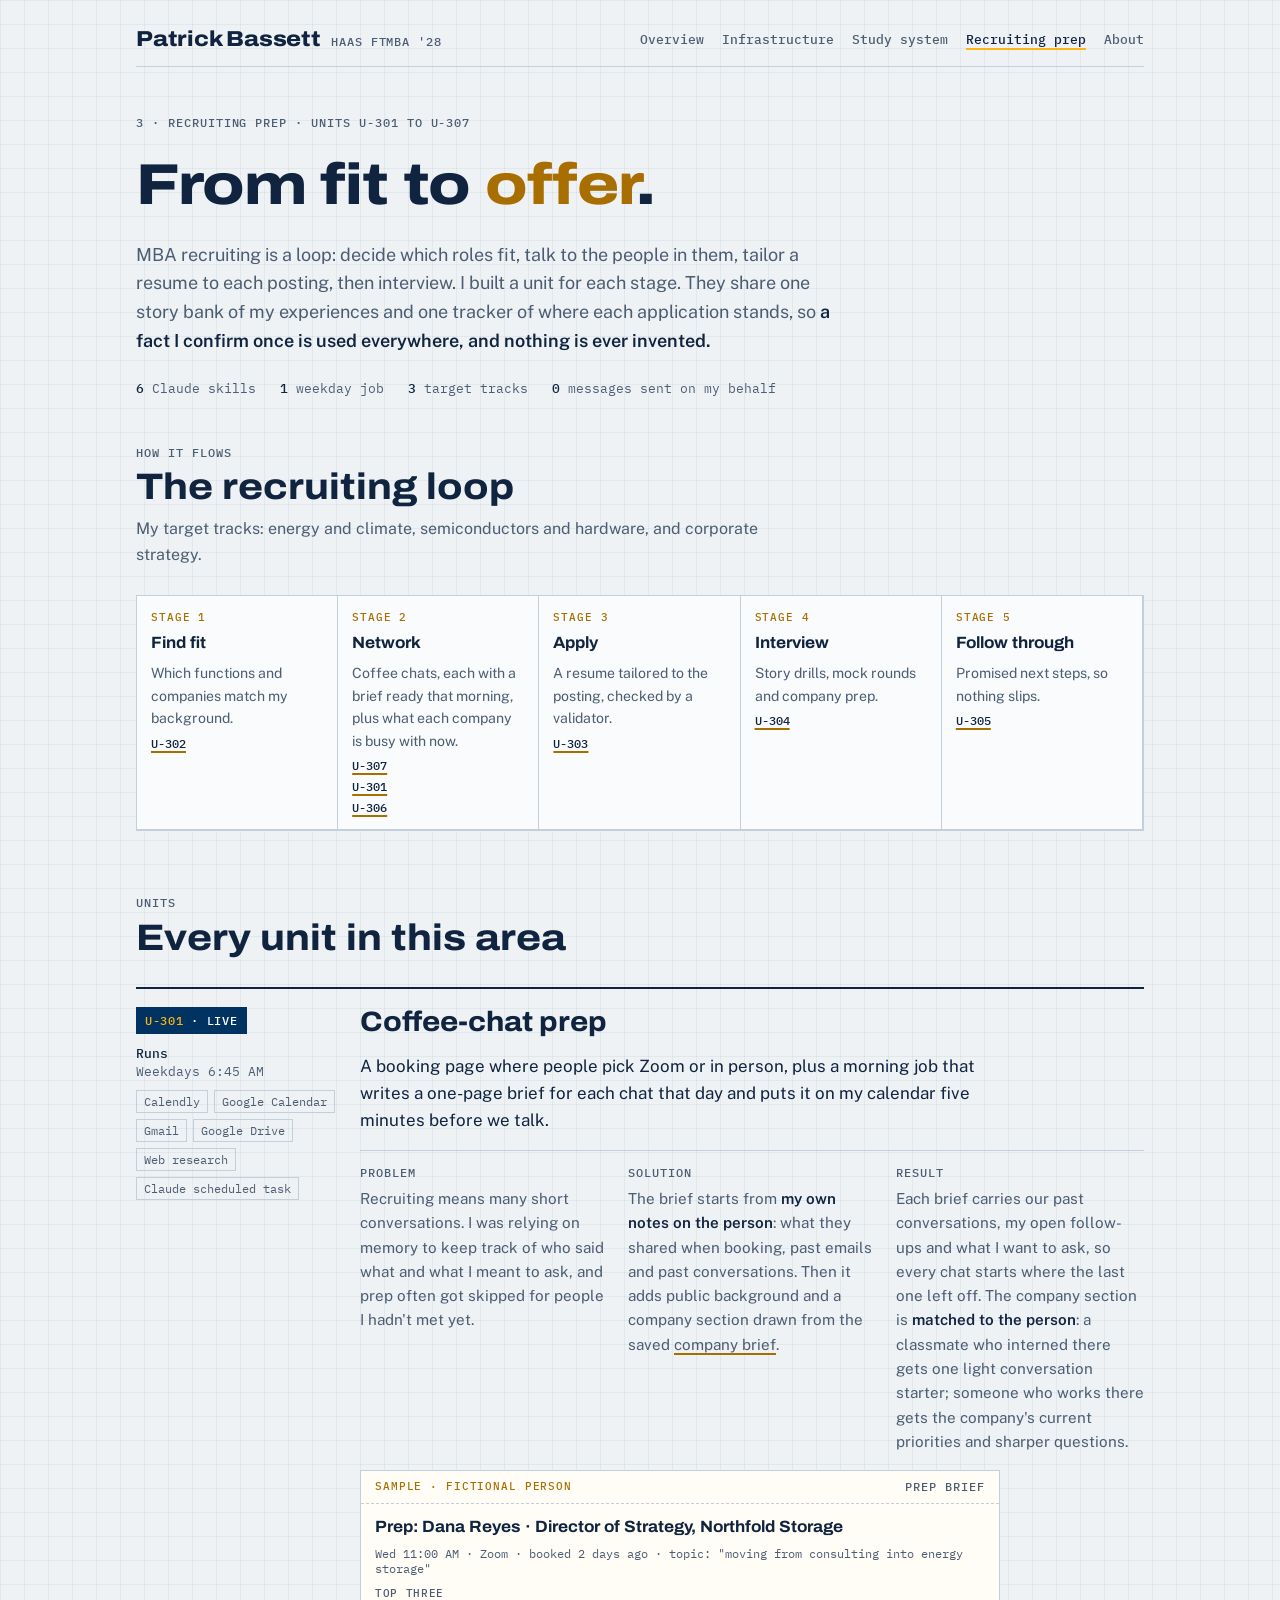
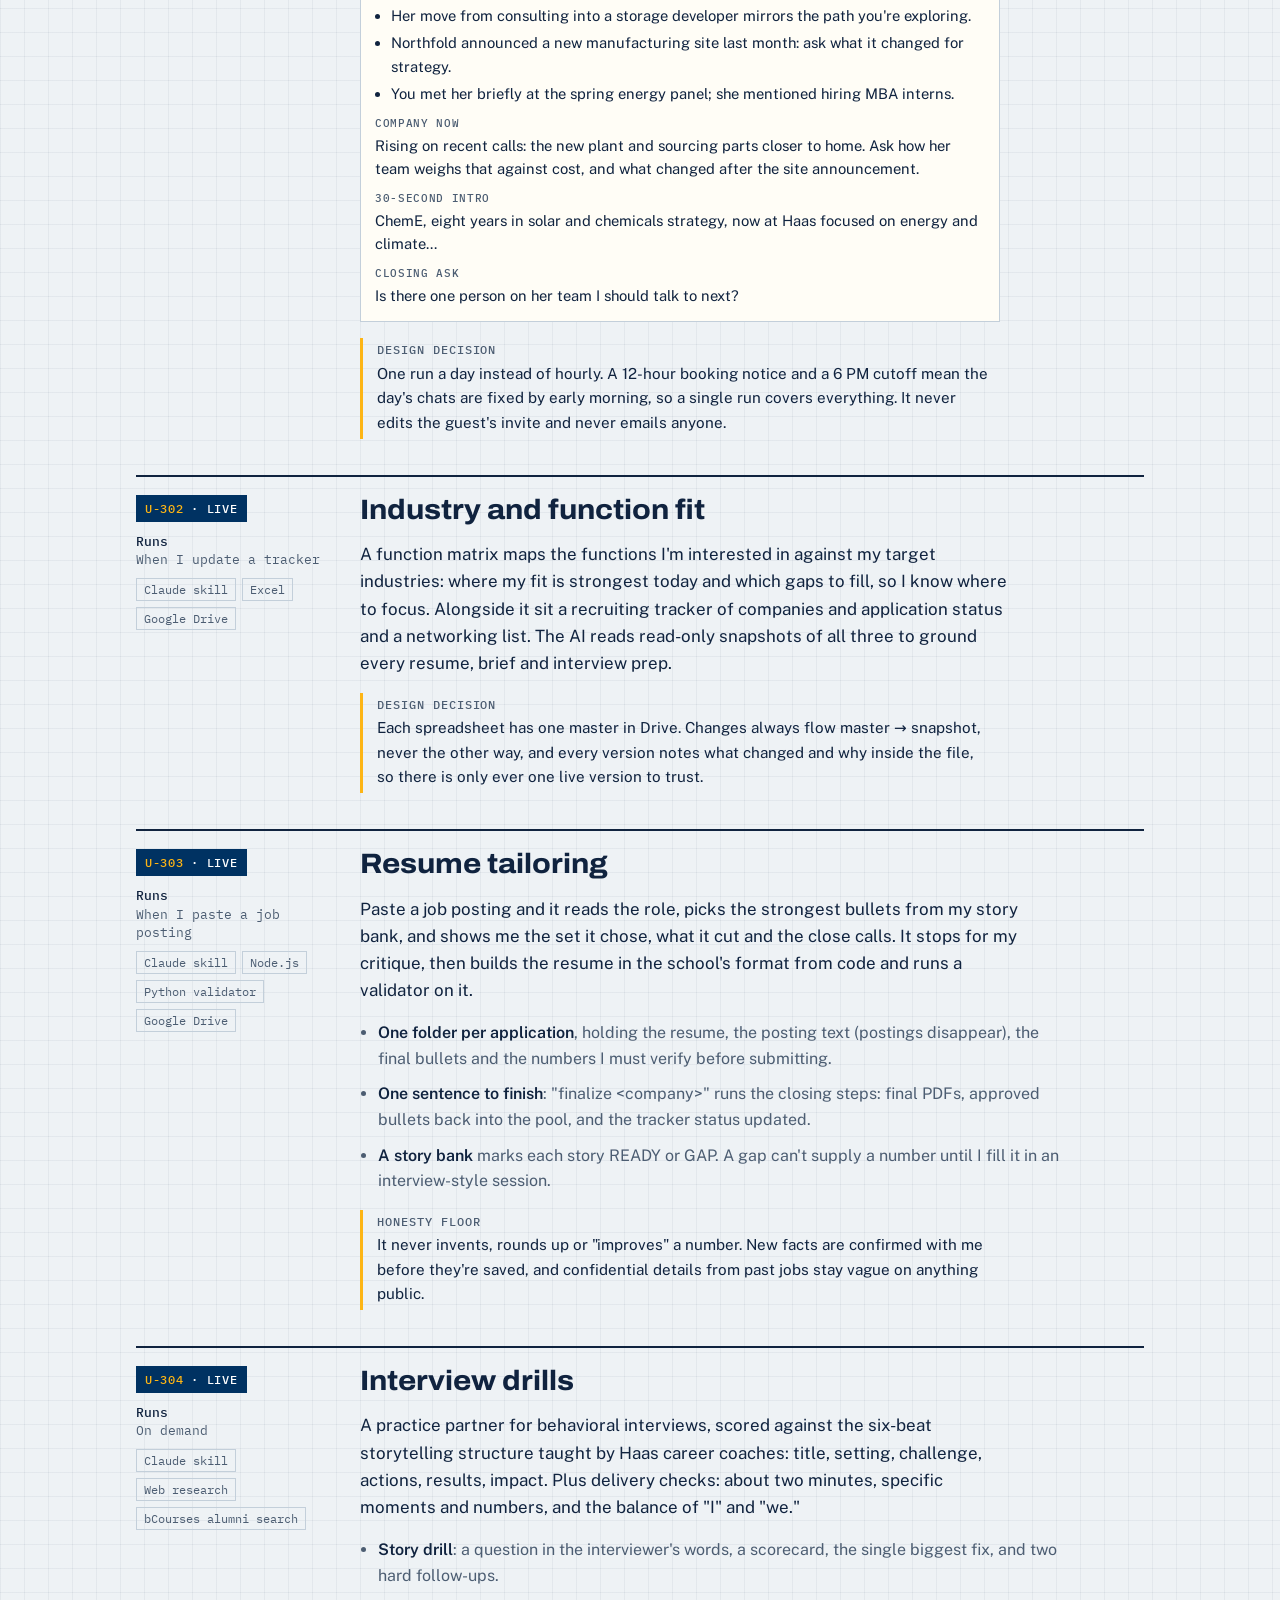
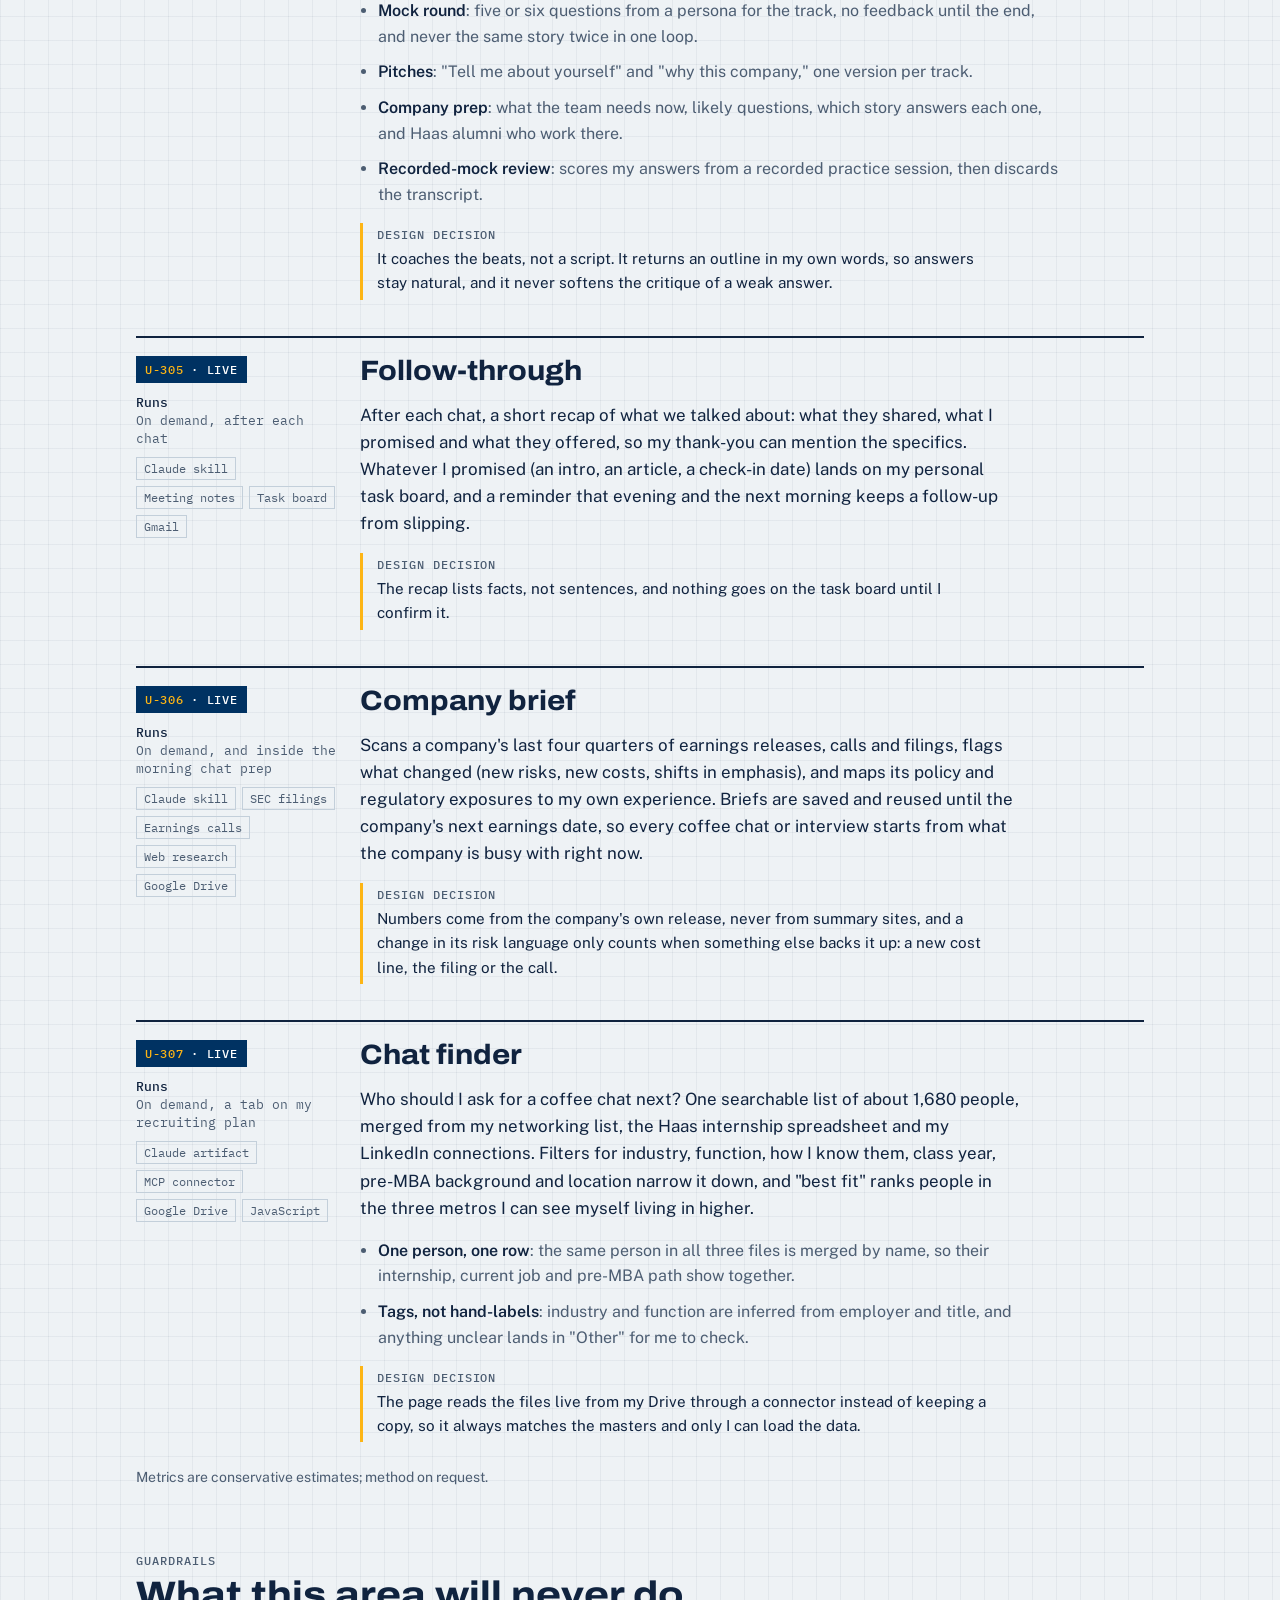
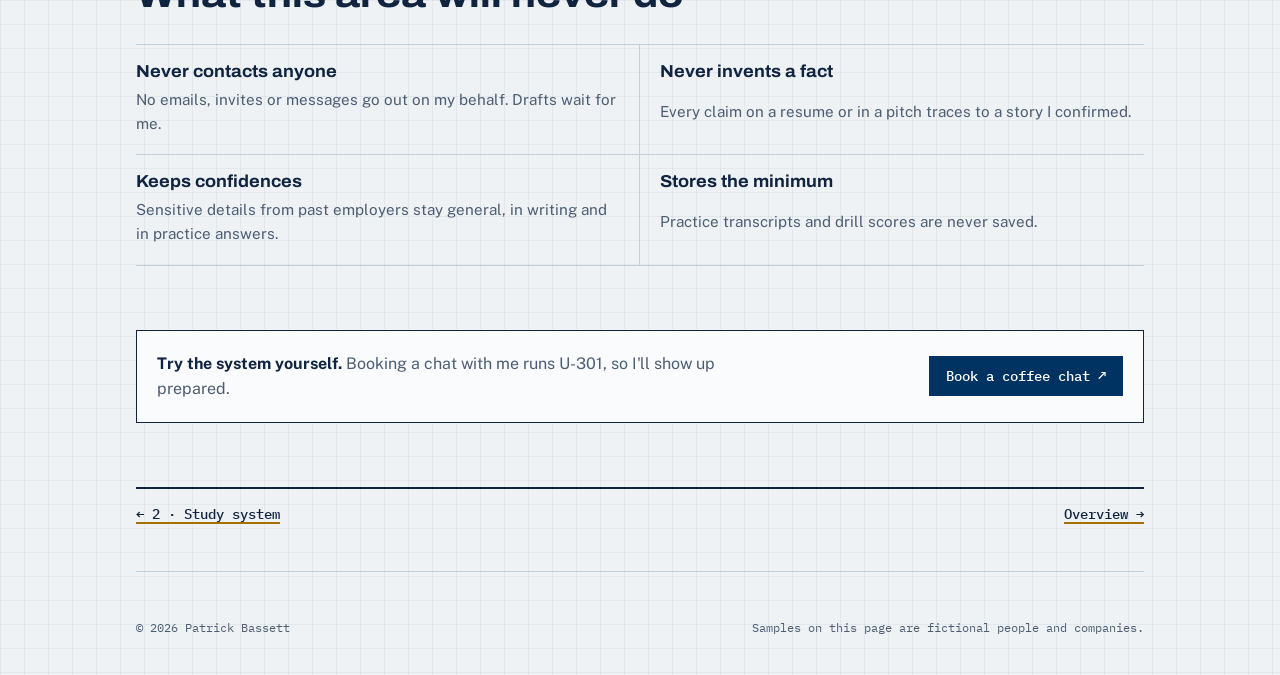
<file: recruiting.html>
<!doctype html>
<html lang="en">
<head>
<meta charset="utf-8">
<meta name="viewport" content="width=device-width,initial-scale=1,viewport-fit=cover">
<title>Recruiting Prep · Pat Bassett</title>
<meta name="description" content="Part 3: Pat Bassett's AI recruiting system: coffee-chat briefs, company briefs, fit tracking, resume tailoring and interview drills.">
<link rel="canonical" href="https://patrickbassett1381.github.io/recruiting.html">
<!-- Link previews (LinkedIn, Slack, iMessage, X): image is 1200x630 -->
<meta property="og:type" content="website">
<meta property="og:site_name" content="Pat Bassett Projects">
<meta property="og:title" content="Recruiting Prep · Pat Bassett">
<meta property="og:description" content="Part 3: Pat Bassett's AI recruiting system: coffee-chat briefs, company briefs, fit tracking, resume tailoring and interview drills.">
<meta property="og:url" content="https://patrickbassett1381.github.io/recruiting.html">
<meta property="og:image" content="https://patrickbassett1381.github.io/og-image.png">
<meta property="og:image:width" content="1200">
<meta property="og:image:height" content="630">
<meta property="og:image:alt" content="Patrick Bassett, Haas FTMBA '28: I build the systems that run my MBA. Infrastructure, Study system, Recruiting prep.">
<meta name="twitter:card" content="summary_large_image">
<link rel="preconnect" href="https://fonts.googleapis.com">
<link rel="preconnect" href="https://fonts.gstatic.com" crossorigin>
<link rel="stylesheet" href="https://fonts.googleapis.com/css2?family=Archivo:wdth,wght@100..125,500..800&family=IBM+Plex+Mono:wght@400;500&family=Public+Sans:ital,wght@0,400;0,600;1,400&display=swap">
<link rel="stylesheet" href="styles.css">
</head>
<body>
<div class="wrap">
<header>
  <div class="top">
    <a class="home" href="index.html"><b>Patrick Bassett</b> <span class="tag">Haas FTMBA '28</span></a>
    <nav aria-label="Pages">
      <a href="index.html">Overview</a>
      <a href="infrastructure.html">Infrastructure</a>
      <a href="study.html">Study system</a>
      <a href="recruiting.html" aria-current="page">Recruiting prep</a>
      <a href="index.html#about">About</a>
    </nav>
  </div>
</header>

<div class="hero page-hero">
  <span class="tag">3 · Recruiting prep · Units U-301 to U-307</span>
  <h1>From fit to <span>offer</span>.</h1>
  <p class="lede">MBA recruiting is a loop: decide which roles fit, talk to the people in them, tailor a resume to each posting, then interview. I built a unit for each stage. They share one story bank of my experiences and one tracker of where each application stands, so <strong>a fact I confirm once is used everywhere, and nothing is ever invented.</strong></p>
  <div class="facts">
    <span><b>6</b> Claude skills</span>
    <span><b>1</b> weekday job</span>
    <span><b>3</b> target tracks</span>
    <span><b>0</b> messages sent on my behalf</span>
  </div>
</div>

<section id="loop" style="padding-top:24px">
  <div class="sec-head">
    <span class="tag">How it flows</span>
    <h2>The recruiting loop</h2>
    <p>My target tracks: energy and climate, semiconductors and hardware, and corporate strategy.</p>
  </div>
  <ol class="flow">
    <li><span class="when">Stage 1</span><b>Find fit</b><p>Which functions and companies match my background.</p><a href="#fit">U-302</a></li>
    <li><span class="when">Stage 2</span><b>Network</b><p>Coffee chats, each with a brief ready that morning, plus what each company is busy with now.</p><a href="#finder">U-307</a><a href="#chats">U-301</a><a href="#company">U-306</a></li>
    <li><span class="when">Stage 3</span><b>Apply</b><p>A resume tailored to the posting, checked by a validator.</p><a href="#resume">U-303</a></li>
    <li><span class="when">Stage 4</span><b>Interview</b><p>Story drills, mock rounds and company prep.</p><a href="#interview">U-304</a></li>
    <li><span class="when">Stage 5</span><b>Follow through</b><p>Promised next steps, so nothing slips.</p><a href="#follow">U-305</a></li>
  </ol>
</section>

<section id="units">
  <div class="sec-head">
    <span class="tag">Units</span>
    <h2>Every unit in this area</h2>
  </div>
  <div class="units">

    <article class="unit" id="chats">
      <div class="unit-side">
        <span class="unit-id"><i>U-301</i> · LIVE</span>
        <p class="when"><b>Runs</b>Weekdays 6:45 AM</p>
        <div class="stack"><span>Calendly</span><span>Google Calendar</span><span>Gmail</span><span>Google Drive</span><span>Web research</span><span>Claude scheduled task</span></div>
      </div>
      <div class="unit-main">
        <h3>Coffee-chat prep</h3>
        <p class="sum">A booking page where people pick Zoom or in person, plus a morning job that writes a one-page brief for each chat that day and puts it on my calendar five minutes before we talk.</p>
        <div class="psr">
          <div><span class="tag">Problem</span><p>Recruiting means many short conversations. I was relying on memory to keep track of who said what and what I meant to ask, and prep often got skipped for people I hadn't met yet.</p></div>
          <div><span class="tag">Solution</span><p>The brief starts from <b>my own notes on the person</b>: what they shared when booking, past emails and past conversations. Then it adds public background and a company section drawn from the saved <a href="#company">company brief</a>.</p></div>
          <div><span class="tag">Result</span><p>Each brief carries our past conversations, my open follow-ups and what I want to ask, so every chat starts where the last one left off. The company section is <b>matched to the person</b>: a classmate who interned there gets one light conversation starter; someone who works there gets the company's current priorities and sharper questions.</p></div>
        </div>
        <div class="mock" aria-label="Sample coffee-chat brief, fictional person">
          <div class="mock-head"><span class="sample">Sample · fictional person</span><span class="tag">Prep brief</span></div>
          <div class="mock-body">
            <h4>Prep: Dana Reyes · Director of Strategy, Northfold Storage</h4>
            <p class="meta">Wed 11:00 AM · Zoom · booked 2 days ago · topic: "moving from consulting into energy storage"</p>
            <div class="row"><span class="k">Top three</span>
              <ul><li>Her move from consulting into a storage developer mirrors the path you're exploring.</li><li>Northfold announced a new manufacturing site last month: ask what it changed for strategy.</li><li>You met her briefly at the spring energy panel; she mentioned hiring MBA interns.</li></ul></div>
            <div class="row"><span class="k">Company now</span><p>Rising on recent calls: the new plant and sourcing parts closer to home. Ask how her team weighs that against cost, and what changed after the site announcement.</p></div>
            <div class="row"><span class="k">30-second intro</span><p>ChemE, eight years in solar and chemicals strategy, now at Haas focused on energy and climate...</p></div>
            <div class="row"><span class="k">Closing ask</span><p>Is there one person on her team I should talk to next?</p></div>
          </div>
        </div>
        <p class="decision"><span class="tag">Design decision</span>One run a day instead of hourly. A 12-hour booking notice and a 6 PM cutoff mean the day's chats are fixed by early morning, so a single run covers everything. It never edits the guest's invite and never emails anyone.</p>
      </div>
    </article>

    <article class="unit" id="fit">
      <div class="unit-side">
        <span class="unit-id"><i>U-302</i> · LIVE</span>
        <p class="when"><b>Runs</b>When I update a tracker</p>
        <div class="stack"><span>Claude skill</span><span>Excel</span><span>Google Drive</span></div>
      </div>
      <div class="unit-main">
        <h3>Industry and function fit</h3>
        <p class="sum">A function matrix maps the functions I'm interested in against my target industries: where my fit is strongest today and which gaps to fill, so I know where to focus. Alongside it sit a recruiting tracker of companies and application status and a networking list. The AI reads read-only snapshots of all three to ground every resume, brief and interview prep.</p>
        <p class="decision"><span class="tag">Design decision</span>Each spreadsheet has one master in Drive. Changes always flow master → snapshot, never the other way, and every version notes what changed and why inside the file, so there is only ever one live version to trust.</p>
      </div>
    </article>

    <article class="unit" id="resume">
      <div class="unit-side">
        <span class="unit-id"><i>U-303</i> · LIVE</span>
        <p class="when"><b>Runs</b>When I paste a job posting</p>
        <div class="stack"><span>Claude skill</span><span>Node.js</span><span>Python validator</span><span>Google Drive</span></div>
      </div>
      <div class="unit-main">
        <h3>Resume tailoring</h3>
        <p class="sum">Paste a job posting and it reads the role, picks the strongest bullets from my story bank, and shows me the set it chose, what it cut and the close calls. It stops for my critique, then builds the resume in the school's format from code and runs a validator on it.</p>
        <ul class="does">
          <li><b>One folder per application</b>, holding the resume, the posting text (postings disappear), the final bullets and the numbers I must verify before submitting.</li>
          <li><b>One sentence to finish</b>: "finalize &lt;company&gt;" runs the closing steps: final PDFs, approved bullets back into the pool, and the tracker status updated.</li>
          <li><b>A story bank</b> marks each story READY or GAP. A gap can't supply a number until I fill it in an interview-style session.</li>
        </ul>
        <p class="decision"><span class="tag">Honesty floor</span>It never invents, rounds up or "improves" a number. New facts are confirmed with me before they're saved, and confidential details from past jobs stay vague on anything public.</p>
      </div>
    </article>

    <article class="unit" id="interview">
      <div class="unit-side">
        <span class="unit-id"><i>U-304</i> · LIVE</span>
        <p class="when"><b>Runs</b>On demand</p>
        <div class="stack"><span>Claude skill</span><span>Web research</span><span>bCourses alumni search</span></div>
      </div>
      <div class="unit-main">
        <h3>Interview drills</h3>
        <p class="sum">A practice partner for behavioral interviews, scored against the six-beat storytelling structure taught by Haas career coaches: title, setting, challenge, actions, results, impact. Plus delivery checks: about two minutes, specific moments and numbers, and the balance of "I" and "we."</p>
        <ul class="does">
          <li><b>Story drill</b>: a question in the interviewer's words, a scorecard, the single biggest fix, and two hard follow-ups.</li>
          <li><b>Mock round</b>: five or six questions from a persona for the track, no feedback until the end, and never the same story twice in one loop.</li>
          <li><b>Pitches</b>: "Tell me about yourself" and "why this company," one version per track.</li>
          <li><b>Company prep</b>: what the team needs now, likely questions, which story answers each one, and Haas alumni who work there.</li>
          <li><b>Recorded-mock review</b>: scores my answers from a recorded practice session, then discards the transcript.</li>
        </ul>
        <p class="decision"><span class="tag">Design decision</span>It coaches the beats, not a script. It returns an outline in my own words, so answers stay natural, and it never softens the critique of a weak answer.</p>
      </div>
    </article>

    <article class="unit" id="follow">
      <div class="unit-side">
        <span class="unit-id"><i>U-305</i> · LIVE</span>
        <p class="when"><b>Runs</b>On demand, after each chat</p>
        <div class="stack"><span>Claude skill</span><span>Meeting notes</span><span>Task board</span><span>Gmail</span></div>
      </div>
      <div class="unit-main">
        <h3>Follow-through</h3>
        <p class="sum">After each chat, a short recap of what we talked about: what they shared, what I promised and what they offered, so my thank-you can mention the specifics. Whatever I promised (an intro, an article, a check-in date) lands on my personal task board, and a reminder that evening and the next morning keeps a follow-up from slipping.</p>
        <p class="decision"><span class="tag">Design decision</span>The recap lists facts, not sentences, and nothing goes on the task board until I confirm it.</p>
      </div>
    </article>

    <article class="unit" id="company">
      <div class="unit-side">
        <span class="unit-id"><i>U-306</i> · LIVE</span>
        <p class="when"><b>Runs</b>On demand, and inside the morning chat prep</p>
        <div class="stack"><span>Claude skill</span><span>SEC filings</span><span>Earnings calls</span><span>Web research</span><span>Google Drive</span></div>
      </div>
      <div class="unit-main">
        <h3>Company brief</h3>
        <p class="sum">Scans a company's last four quarters of earnings releases, calls and filings, flags what changed (new risks, new costs, shifts in emphasis), and maps its policy and regulatory exposures to my own experience. Briefs are saved and reused until the company's next earnings date, so every coffee chat or interview starts from what the company is busy with right now.</p>
        <p class="decision"><span class="tag">Design decision</span>Numbers come from the company's own release, never from summary sites, and a change in its risk language only counts when something else backs it up: a new cost line, the filing or the call.</p>
      </div>
    </article>

    <article class="unit" id="finder">
      <div class="unit-side">
        <span class="unit-id"><i>U-307</i> · LIVE</span>
        <p class="when"><b>Runs</b>On demand, a tab on my recruiting plan</p>
        <div class="stack"><span>Claude artifact</span><span>MCP connector</span><span>Google Drive</span><span>JavaScript</span></div>
      </div>
      <div class="unit-main">
        <h3>Chat finder</h3>
        <p class="sum">Who should I ask for a coffee chat next? One searchable list of about 1,680 people, merged from my networking list, the Haas internship spreadsheet and my LinkedIn connections. Filters for industry, function, how I know them, class year, pre-MBA background and location narrow it down, and "best fit" ranks people in the three metros I can see myself living in higher.</p>
        <ul class="does">
          <li><b>One person, one row</b>: the same person in all three files is merged by name, so their internship, current job and pre-MBA path show together.</li>
          <li><b>Tags, not hand-labels</b>: industry and function are inferred from employer and title, and anything unclear lands in "Other" for me to check.</li>
        </ul>
        <p class="decision"><span class="tag">Design decision</span>The page reads the files live from my Drive through a connector instead of keeping a copy, so it always matches the masters and only I can load the data.</p>
      </div>
    </article>

  </div>
  <p class="footnote">Metrics are conservative estimates; method on request.</p>
</section>

<section id="guardrails">
  <div class="sec-head">
    <span class="tag">Guardrails</span>
    <h2>What this area will never do</h2>
  </div>
  <div class="rules">
    <div class="rule"><h3>Never contacts anyone</h3><p>No emails, invites or messages go out on my behalf. Drafts wait for me.</p></div>
    <div class="rule"><h3>Never invents a fact</h3><p>Every claim on a resume or in a pitch traces to a story I confirmed.</p></div>
    <div class="rule"><h3>Keeps confidences</h3><p>Sensitive details from past employers stay general, in writing and in practice answers.</p></div>
    <div class="rule"><h3>Stores the minimum</h3><p>Practice transcripts and drill scores are never saved.</p></div>
  </div>
</section>

<section id="book">
  <div class="cta">
    <p><b>Try the system yourself.</b> Booking a chat with me runs U-301, so I'll show up prepared.</p>
    <a class="btn" href="https://calendly.com/patrick_bassett-berkeley/coffee-chat" target="_blank" rel="noopener">Book a coffee chat ↗</a>
  </div>
</section>

<section>
  <div class="next-page">
    <a href="study.html">← 2 · Study system</a>
    <a href="index.html">Overview →</a>
  </div>
</section>

<footer>
  <span>© 2026 Patrick Bassett</span>
  <span>Samples on this page are fictional people and companies.</span>
</footer>
</div>
</body>
</html>
</file>
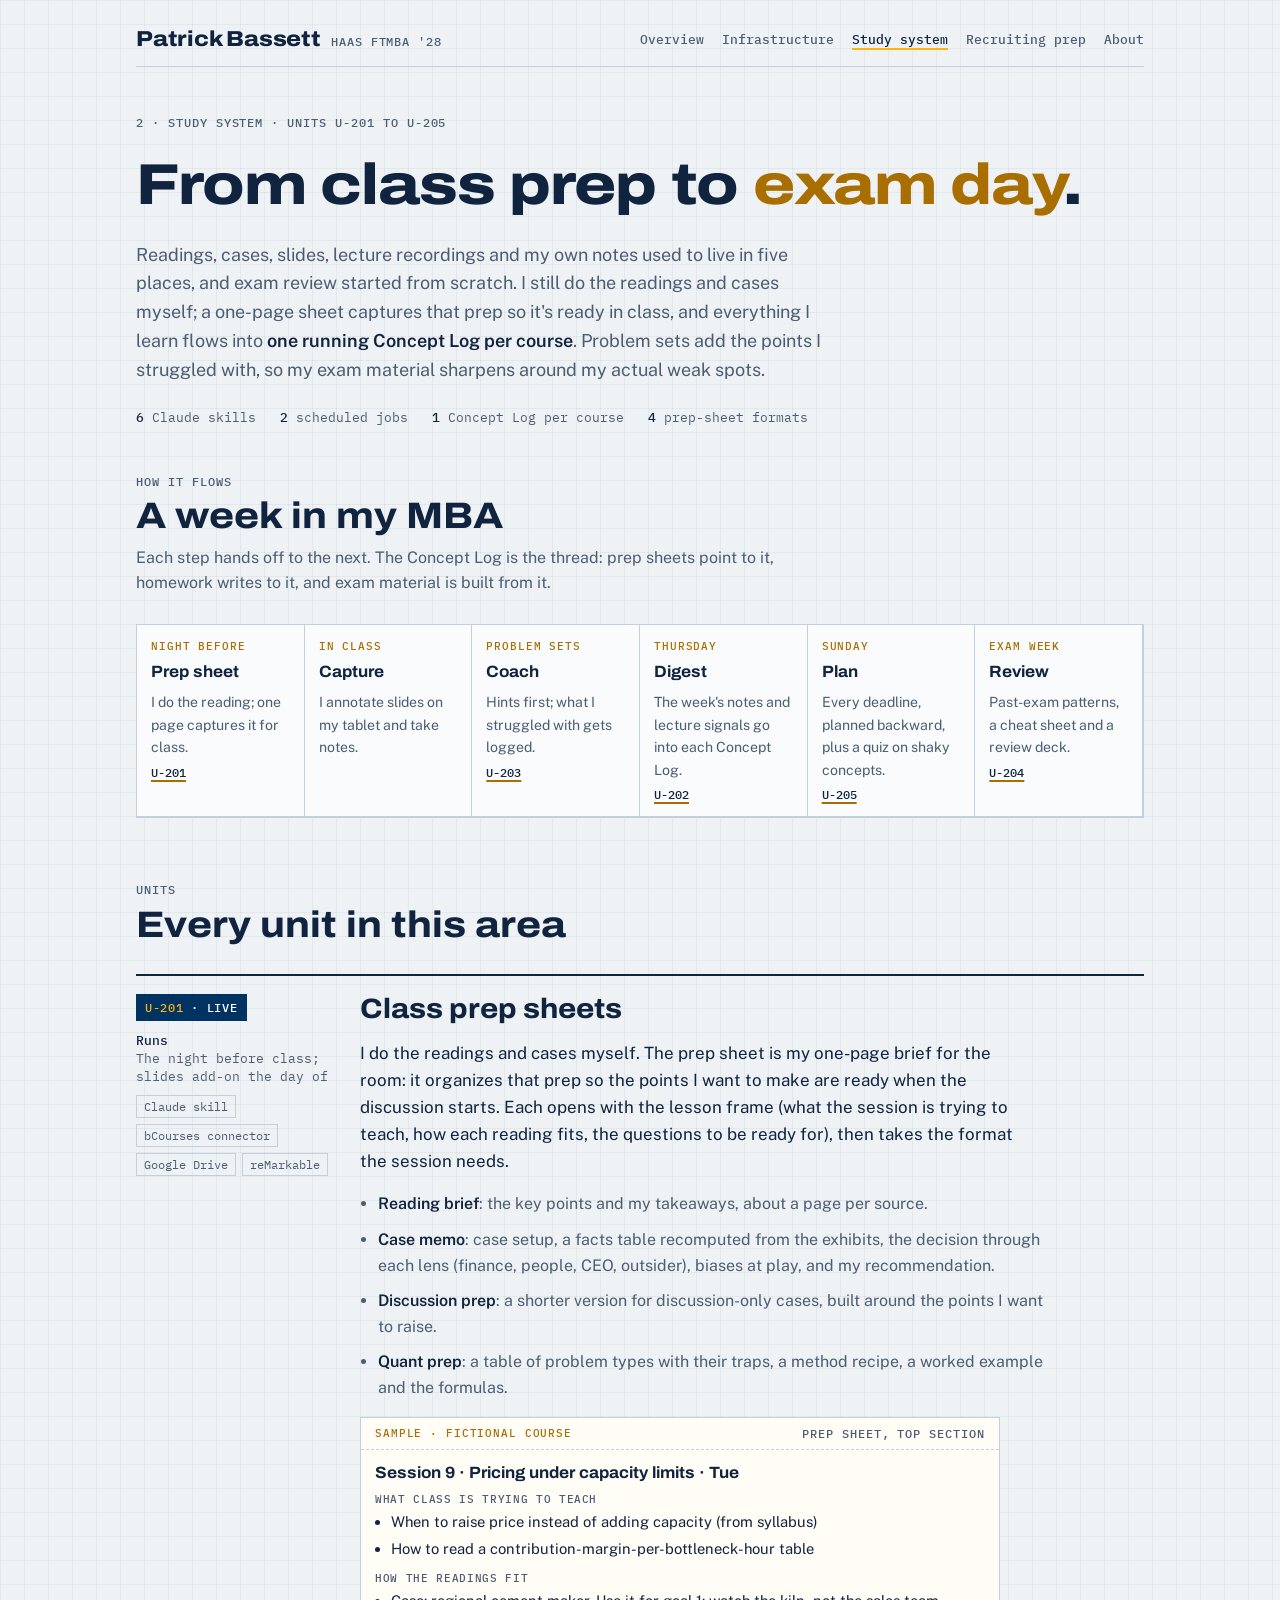
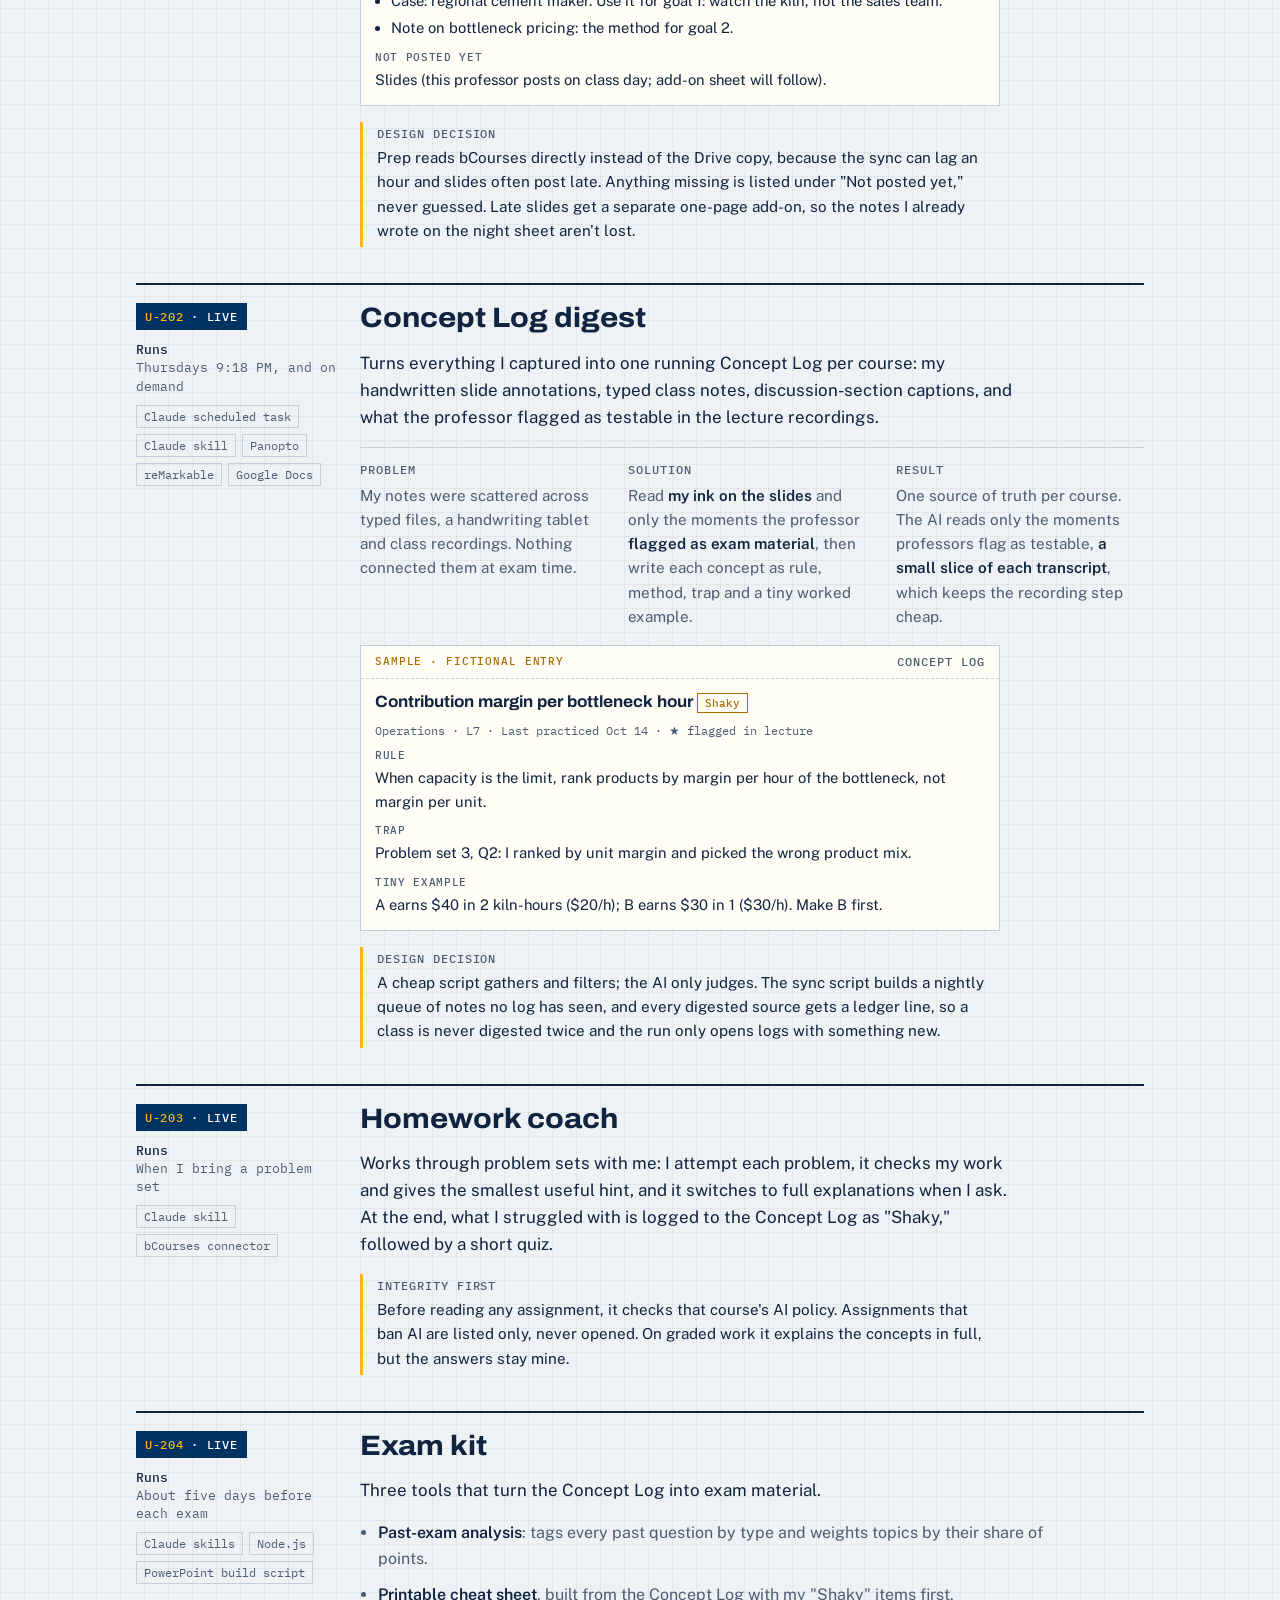
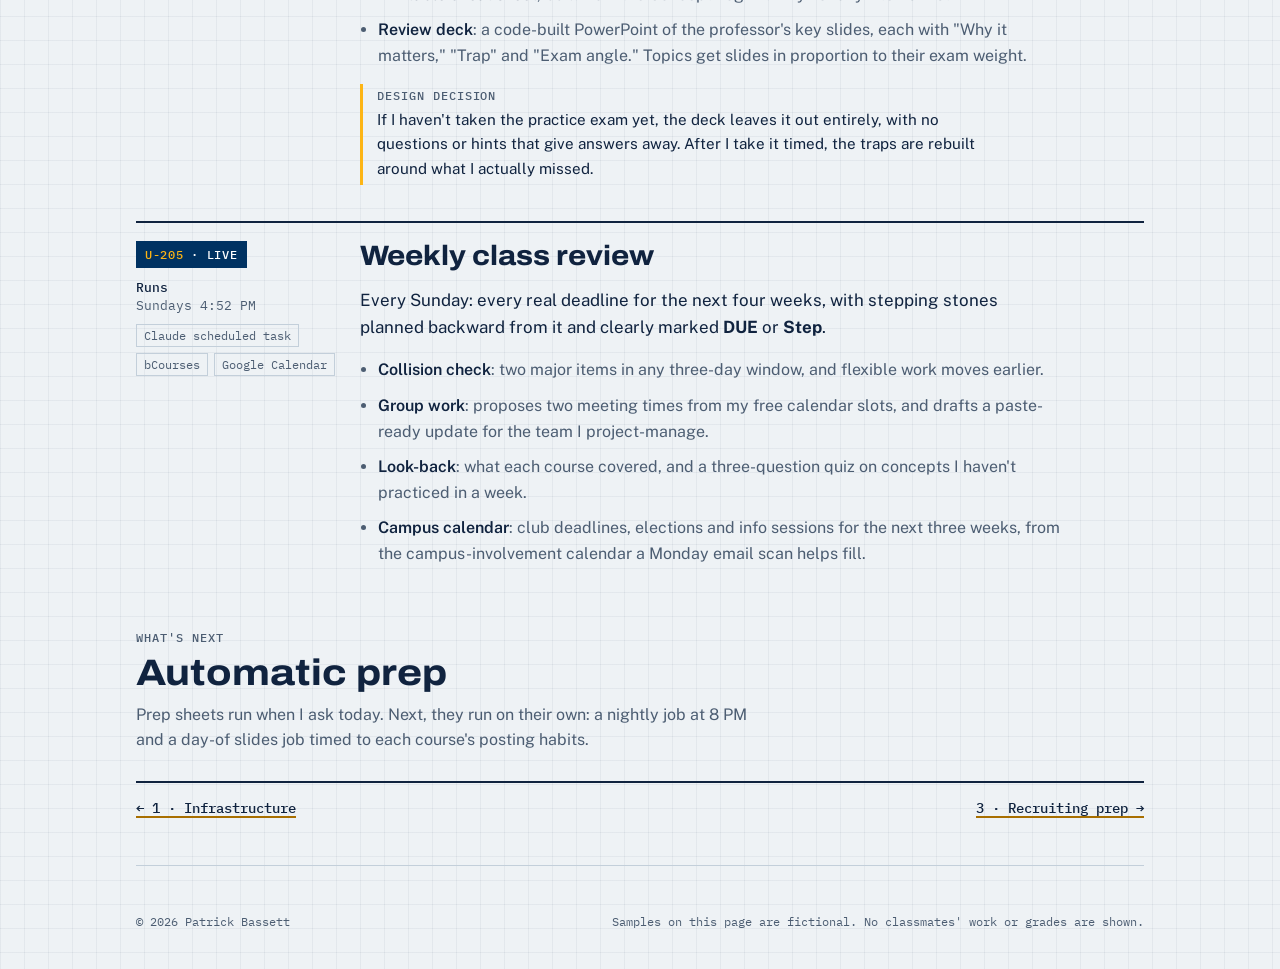
<file: study.html>
<!doctype html>
<html lang="en">
<head>
<meta charset="utf-8">
<meta name="viewport" content="width=device-width,initial-scale=1,viewport-fit=cover">
<title>Study System · Pat Bassett</title>
<meta name="description" content="Part 2: Pat Bassett's AI study system for the Haas MBA: class prep sheets, a Concept Log per course, homework coaching, exam kits and a weekly review.">
<link rel="canonical" href="https://patrickbassett1381.github.io/study.html">
<!-- Link previews (LinkedIn, Slack, iMessage, X): image is 1200x630 -->
<meta property="og:type" content="website">
<meta property="og:site_name" content="Pat Bassett Projects">
<meta property="og:title" content="Study System · Pat Bassett">
<meta property="og:description" content="Part 2: Pat Bassett's AI study system for the Haas MBA: class prep sheets, a Concept Log per course, homework coaching, exam kits and a weekly review.">
<meta property="og:url" content="https://patrickbassett1381.github.io/study.html">
<meta property="og:image" content="https://patrickbassett1381.github.io/og-image.png">
<meta property="og:image:width" content="1200">
<meta property="og:image:height" content="630">
<meta property="og:image:alt" content="Patrick Bassett, Haas FTMBA '28: I build the systems that run my MBA. Infrastructure, Study system, Recruiting prep.">
<meta name="twitter:card" content="summary_large_image">
<link rel="preconnect" href="https://fonts.googleapis.com">
<link rel="preconnect" href="https://fonts.gstatic.com" crossorigin>
<link rel="stylesheet" href="https://fonts.googleapis.com/css2?family=Archivo:wdth,wght@100..125,500..800&family=IBM+Plex+Mono:wght@400;500&family=Public+Sans:ital,wght@0,400;0,600;1,400&display=swap">
<link rel="stylesheet" href="styles.css">
</head>
<body>
<div class="wrap">
<header>
  <div class="top">
    <a class="home" href="index.html"><b>Patrick Bassett</b> <span class="tag">Haas FTMBA '28</span></a>
    <nav aria-label="Pages">
      <a href="index.html">Overview</a>
      <a href="infrastructure.html">Infrastructure</a>
      <a href="study.html" aria-current="page">Study system</a>
      <a href="recruiting.html">Recruiting prep</a>
      <a href="index.html#about">About</a>
    </nav>
  </div>
</header>

<div class="hero page-hero">
  <span class="tag">2 · Study system · Units U-201 to U-205</span>
  <h1>From class prep to <span>exam day</span>.</h1>
  <p class="lede">Readings, cases, slides, lecture recordings and my own notes used to live in five places, and exam review started from scratch. I still do the readings and cases myself; a one-page sheet captures that prep so it's ready in class, and everything I learn flows into <strong>one running Concept Log per course</strong>. Problem sets add the points I struggled with, so my exam material sharpens around my actual weak spots.</p>
  <div class="facts">
    <span><b>6</b> Claude skills</span>
    <span><b>2</b> scheduled jobs</span>
    <span><b>1</b> Concept Log per course</span>
    <span><b>4</b> prep-sheet formats</span>
  </div>
</div>

<section id="week" style="padding-top:24px">
  <div class="sec-head">
    <span class="tag">How it flows</span>
    <h2>A week in my MBA</h2>
    <p>Each step hands off to the next. The Concept Log is the thread: prep sheets point to it, homework writes to it, and exam material is built from it.</p>
  </div>
  <ol class="flow">
    <li><span class="when">Night before</span><b>Prep sheet</b><p>I do the reading; one page captures it for class.</p><a href="#prep">U-201</a></li>
    <li><span class="when">In class</span><b>Capture</b><p>I annotate slides on my tablet and take notes.</p></li>
    <li><span class="when">Problem sets</span><b>Coach</b><p>Hints first; what I struggled with gets logged.</p><a href="#homework">U-203</a></li>
    <li><span class="when">Thursday</span><b>Digest</b><p>The week's notes and lecture signals go into each Concept Log.</p><a href="#digest">U-202</a></li>
    <li><span class="when">Sunday</span><b>Plan</b><p>Every deadline, planned backward, plus a quiz on shaky concepts.</p><a href="#review">U-205</a></li>
    <li><span class="when">Exam week</span><b>Review</b><p>Past-exam patterns, a cheat sheet and a review deck.</p><a href="#exam">U-204</a></li>
  </ol>
</section>

<section id="units">
  <div class="sec-head">
    <span class="tag">Units</span>
    <h2>Every unit in this area</h2>
  </div>
  <div class="units">

    <article class="unit" id="prep">
      <div class="unit-side">
        <span class="unit-id"><i>U-201</i> · LIVE</span>
        <p class="when"><b>Runs</b>The night before class; slides add-on the day of</p>
        <div class="stack"><span>Claude skill</span><span>bCourses connector</span><span>Google Drive</span><span>reMarkable</span></div>
      </div>
      <div class="unit-main">
        <h3>Class prep sheets</h3>
        <p class="sum">I do the readings and cases myself. The prep sheet is my one-page brief for the room: it organizes that prep so the points I want to make are ready when the discussion starts. Each opens with the lesson frame (what the session is trying to teach, how each reading fits, the questions to be ready for), then takes the format the session needs.</p>
        <ul class="does">
          <li><b>Reading brief</b>: the key points and my takeaways, about a page per source.</li>
          <li><b>Case memo</b>: case setup, a facts table recomputed from the exhibits, the decision through each lens (finance, people, CEO, outsider), biases at play, and my recommendation.</li>
          <li><b>Discussion prep</b>: a shorter version for discussion-only cases, built around the points I want to raise.</li>
          <li><b>Quant prep</b>: a table of problem types with their traps, a method recipe, a worked example and the formulas.</li>
        </ul>
        <div class="mock" aria-label="Sample prep sheet header, fictional">
          <div class="mock-head"><span class="sample">Sample · fictional course</span><span class="tag">Prep sheet, top section</span></div>
          <div class="mock-body">
            <h4>Session 9 · Pricing under capacity limits · Tue</h4>
            <div class="row"><span class="k">What class is trying to teach</span>
              <ul><li>When to raise price instead of adding capacity (from syllabus)</li><li>How to read a contribution-margin-per-bottleneck-hour table</li></ul></div>
            <div class="row"><span class="k">How the readings fit</span>
              <ul><li>Case: regional cement maker. Use it for goal 1: watch the kiln, not the sales team.</li><li>Note on bottleneck pricing: the method for goal 2.</li></ul></div>
            <div class="row"><span class="k">Not posted yet</span><p>Slides (this professor posts on class day; add-on sheet will follow).</p></div>
          </div>
        </div>
        <p class="decision"><span class="tag">Design decision</span>Prep reads bCourses directly instead of the Drive copy, because the sync can lag an hour and slides often post late. Anything missing is listed under "Not posted yet," never guessed. Late slides get a separate one-page add-on, so the notes I already wrote on the night sheet aren't lost.</p>
      </div>
    </article>

    <article class="unit" id="digest">
      <div class="unit-side">
        <span class="unit-id"><i>U-202</i> · LIVE</span>
        <p class="when"><b>Runs</b>Thursdays 9:18 PM, and on demand</p>
        <div class="stack"><span>Claude scheduled task</span><span>Claude skill</span><span>Panopto</span><span>reMarkable</span><span>Google Docs</span></div>
      </div>
      <div class="unit-main">
        <h3>Concept Log digest</h3>
        <p class="sum">Turns everything I captured into one running Concept Log per course: my handwritten slide annotations, typed class notes, discussion-section captions, and what the professor flagged as testable in the lecture recordings.</p>
        <div class="psr">
          <div><span class="tag">Problem</span><p>My notes were scattered across typed files, a handwriting tablet and class recordings. Nothing connected them at exam time.</p></div>
          <div><span class="tag">Solution</span><p>Read <b>my ink on the slides</b> and only the moments the professor <b>flagged as exam material</b>, then write each concept as rule, method, trap and a tiny worked example.</p></div>
          <div><span class="tag">Result</span><p>One source of truth per course. The AI reads only the moments professors flag as testable, <b>a small slice of each transcript</b>, which keeps the recording step cheap.</p></div>
        </div>
        <div class="mock" aria-label="Sample Concept Log entry, fictional">
          <div class="mock-head"><span class="sample">Sample · fictional entry</span><span class="tag">Concept Log</span></div>
          <div class="mock-body">
            <h4>Contribution margin per bottleneck hour <span class="chip">Shaky</span></h4>
            <p class="meta">Operations · L7 · Last practiced Oct 14 · ★ flagged in lecture</p>
            <div class="row"><span class="k">Rule</span><p>When capacity is the limit, rank products by margin per hour of the bottleneck, not margin per unit.</p></div>
            <div class="row"><span class="k">Trap</span><p>Problem set 3, Q2: I ranked by unit margin and picked the wrong product mix.</p></div>
            <div class="row"><span class="k">Tiny example</span><p>A earns $40 in 2 kiln-hours ($20/h); B earns $30 in 1 ($30/h). Make B first.</p></div>
          </div>
        </div>
        <p class="decision"><span class="tag">Design decision</span>A cheap script gathers and filters; the AI only judges. The sync script builds a nightly queue of notes no log has seen, and every digested source gets a ledger line, so a class is never digested twice and the run only opens logs with something new.</p>
      </div>
    </article>

    <article class="unit" id="homework">
      <div class="unit-side">
        <span class="unit-id"><i>U-203</i> · LIVE</span>
        <p class="when"><b>Runs</b>When I bring a problem set</p>
        <div class="stack"><span>Claude skill</span><span>bCourses connector</span></div>
      </div>
      <div class="unit-main">
        <h3>Homework coach</h3>
        <p class="sum">Works through problem sets with me: I attempt each problem, it checks my work and gives the smallest useful hint, and it switches to full explanations when I ask. At the end, what I struggled with is logged to the Concept Log as "Shaky," followed by a short quiz.</p>
        <p class="decision"><span class="tag">Integrity first</span>Before reading any assignment, it checks that course's AI policy. Assignments that ban AI are listed only, never opened. On graded work it explains the concepts in full, but the answers stay mine.</p>
      </div>
    </article>

    <article class="unit" id="exam">
      <div class="unit-side">
        <span class="unit-id"><i>U-204</i> · LIVE</span>
        <p class="when"><b>Runs</b>About five days before each exam</p>
        <div class="stack"><span>Claude skills</span><span>Node.js</span><span>PowerPoint build script</span></div>
      </div>
      <div class="unit-main">
        <h3>Exam kit</h3>
        <p class="sum">Three tools that turn the Concept Log into exam material.</p>
        <ul class="does">
          <li><b>Past-exam analysis</b>: tags every past question by type and weights topics by their share of points.</li>
          <li><b>Printable cheat sheet</b>, built from the Concept Log with my "Shaky" items first.</li>
          <li><b>Review deck</b>: a code-built PowerPoint of the professor's key slides, each with "Why it matters," "Trap" and "Exam angle." Topics get slides in proportion to their exam weight.</li>
        </ul>
        <p class="decision"><span class="tag">Design decision</span>If I haven't taken the practice exam yet, the deck leaves it out entirely, with no questions or hints that give answers away. After I take it timed, the traps are rebuilt around what I actually missed.</p>
      </div>
    </article>

    <article class="unit" id="review">
      <div class="unit-side">
        <span class="unit-id"><i>U-205</i> · LIVE</span>
        <p class="when"><b>Runs</b>Sundays 4:52 PM</p>
        <div class="stack"><span>Claude scheduled task</span><span>bCourses</span><span>Google Calendar</span></div>
      </div>
      <div class="unit-main">
        <h3>Weekly class review</h3>
        <p class="sum">Every Sunday: every real deadline for the next four weeks, with stepping stones planned backward from it and clearly marked <b>DUE</b> or <b>Step</b>.</p>
        <ul class="does">
          <li><b>Collision check</b>: two major items in any three-day window, and flexible work moves earlier.</li>
          <li><b>Group work</b>: proposes two meeting times from my free calendar slots, and drafts a paste-ready update for the team I project-manage.</li>
          <li><b>Look-back</b>: what each course covered, and a three-question quiz on concepts I haven't practiced in a week.</li>
          <li><b>Campus calendar</b>: club deadlines, elections and info sessions for the next three weeks, from the campus-involvement calendar a Monday email scan helps fill.</li>
        </ul>
      </div>
    </article>

  </div>
</section>

<section id="next">
  <div class="sec-head">
    <span class="tag">What's next</span>
    <h2>Automatic prep</h2>
    <p>Prep sheets run when I ask today. Next, they run on their own: a nightly job at 8 PM and a day-of slides job timed to each course's posting habits.</p>
  </div>
  <div class="next-page">
    <a href="infrastructure.html">← 1 · Infrastructure</a>
    <a href="recruiting.html">3 · Recruiting prep →</a>
  </div>
</section>

<footer>
  <span>© 2026 Patrick Bassett</span>
  <span>Samples on this page are fictional. No classmates' work or grades are shown.</span>
</footer>
</div>
</body>
</html>
</file>
<file: styles.css>
/* Layout: a process flow sheet. Home = the whole system as one PFD; each area page = one band of it, with every unit drawn out. */
:root{
  --paper:#eef2f5; --surface:#f9fbfc; --ink:#10233f; --muted:#4c5d72;
  --line:#c3cfda; --grid:rgba(16,35,63,.05);
  --accent:#a86f00; --gold:#fdb515; --unit:#003262; --unit-ink:#ffffff;
  --mock:#fffdf6;
  --display:"Archivo","Helvetica Neue",Arial,sans-serif;
  --body:"Public Sans",system-ui,-apple-system,"Segoe UI",sans-serif;
  --mono:"IBM Plex Mono",ui-monospace,"Cascadia Mono",Consolas,monospace;
}
@media (prefers-color-scheme:dark){:root:not([data-theme="light"]){
  --paper:#0c1522; --surface:#121f31; --ink:#e4ebf3; --muted:#98a9bd;
  --line:#2a3b51; --grid:rgba(228,235,243,.04);
  --accent:#fdb515; --gold:#fdb515; --unit:#1f4f86; --unit-ink:#ffffff;
  --mock:#16243a; color-scheme:dark}}
:root[data-theme="dark"]{
  --paper:#0c1522; --surface:#121f31; --ink:#e4ebf3; --muted:#98a9bd;
  --line:#2a3b51; --grid:rgba(228,235,243,.04);
  --accent:#fdb515; --gold:#fdb515; --unit:#1f4f86; --unit-ink:#ffffff;
  --mock:#16243a; color-scheme:dark}

*,*::before,*::after{box-sizing:border-box}
body{margin:0;background:var(--paper);color:var(--ink);font:16px/1.6 var(--body);
  background-image:linear-gradient(var(--grid) 1px,transparent 1px),linear-gradient(90deg,var(--grid) 1px,transparent 1px);
  background-size:24px 24px}
.wrap{max-width:1040px;margin:0 auto;padding-left:max(16px,env(safe-area-inset-left,0px));padding-right:max(16px,env(safe-area-inset-right,0px))}
a{color:inherit;text-decoration-color:var(--accent);text-underline-offset:3px;text-decoration-thickness:2px}
a:hover{color:var(--accent)}
:focus-visible{outline:2px solid var(--accent);outline-offset:3px}
h1,h2,h3,h4{font-family:var(--display);text-wrap:balance;margin:0;line-height:1.08}
p{margin:0}
ul{margin:0;padding-left:1.1em}
li+li{margin-top:4px}
.tag{font:500 12px/1.3 var(--mono);letter-spacing:.08em;text-transform:uppercase;color:var(--muted)}

/* Header */
header{padding-block:28px 0}
.top{display:flex;justify-content:space-between;align-items:center;gap:12px 16px;flex-wrap:wrap;border-bottom:1px solid var(--line);padding-bottom:14px}
.top .home{text-decoration:none;display:flex;align-items:baseline;gap:10px;flex-wrap:wrap}
.top .home b{font:800 1.35rem/1.1 var(--display);font-stretch:112%;letter-spacing:-.01em;color:var(--ink)}
.top .home:hover b{color:var(--accent)}
.top nav{display:flex;gap:6px 18px;flex-wrap:wrap}
.top nav a{font:500 13px var(--mono);text-decoration:none;color:var(--muted);padding-block:2px}
.top nav a:hover{color:var(--ink)}
.top nav a[aria-current="page"]{color:var(--ink);box-shadow:inset 0 -2px 0 var(--gold)}

/* Hero */
.hero{padding-block:48px 24px;display:grid;gap:24px}
.hero>*{min-width:0}
.hero h1{font-size:clamp(2.3rem,7vw,4.4rem);font-weight:800;font-stretch:118%;letter-spacing:-.02em}
.hero h1 span{color:var(--accent)}
.page-hero h1{font-size:clamp(2.1rem,6vw,3.6rem)}
.lede{max-width:64ch;font-size:1.125rem;color:var(--muted)}
.lede strong{color:var(--ink);font-weight:600}
.facts{display:flex;flex-wrap:wrap;gap:8px 24px;font:400 13px var(--mono);color:var(--muted);font-variant-numeric:tabular-nums}
.facts b{color:var(--ink);font-weight:500}

.footnote{max-width:62ch;margin-top:1.5rem;font-size:.875rem;color:var(--muted)}

/* Flow sheet */
.sheet{border:1px solid var(--line);background:var(--surface);margin:0}
.sheet-head{display:flex;justify-content:space-between;gap:12px;flex-wrap:wrap;padding:10px 14px;border-bottom:1px solid var(--line)}
.sheet-scroll{overflow-x:auto}
.sheet svg{display:block;min-width:760px;width:100%;height:auto}
.sheet text{font-family:var(--body);font-size:12.5px;fill:var(--ink)}
.n-src rect{fill:var(--surface);stroke:var(--ink);stroke-width:1.2}
.n-unit rect{fill:var(--unit);stroke:var(--unit)}
.n-unit text{fill:var(--unit-ink);font-weight:600}
.n-unit .id{font-family:var(--mono);font-size:9.5px;font-weight:500;fill:var(--gold)}
.n-out rect{fill:var(--paper);stroke:var(--ink);stroke-width:1.2}
.n-man rect{fill:var(--surface);stroke:var(--accent);stroke-width:1.5}
.lane-band{fill:var(--grid);stroke:var(--line);stroke-width:1}
.edge{fill:none;stroke:var(--ink);stroke-width:1.2}
.edge.man{stroke:var(--accent);stroke-width:1.5;stroke-dasharray:6 4}
.lbl{font-family:var(--mono)!important;font-size:10px!important;fill:var(--muted)!important}
.col{font-family:var(--mono)!important;font-size:10px!important;letter-spacing:.1em;fill:var(--muted)!important}
.lane-lbl{font-family:var(--display)!important;font-size:17px!important;font-weight:750;font-stretch:108%;fill:var(--ink)!important}
.lane-lbl .n{fill:var(--accent)}
.lane-lbl .go{font-size:13px;fill:var(--accent)}
.sheet a:hover .lane-lbl{fill:var(--accent)!important;text-decoration:underline}
.lane-lbl a{text-decoration:underline}
.man-lbl{fill:var(--accent)!important}
#arrow path{fill:var(--ink)}
#arrow-man path{fill:var(--accent)}
.band{fill:none;stroke:var(--line);stroke-width:1}
.band.main{fill:var(--gold);fill-opacity:.08;stroke:var(--accent);stroke-width:1.5}
.sheet .sub{font-size:11.5px;fill:var(--muted)}
.n-unit .sub{fill:#cfe0f2;font-weight:400}
.arch{margin:28px 0 0}
.sheet-foot{padding:10px 14px;border-top:1px solid var(--line);font:400 12px var(--mono);color:var(--muted)}

/* Sections */
section{padding-block:56px 8px}
.sec-head{display:grid;gap:8px;margin-bottom:28px;max-width:64ch}
.sec-head h2{font-size:clamp(1.6rem,4vw,2.3rem);font-weight:750;font-stretch:112%}
.sec-head p{color:var(--muted)}

/* Pillar cards (home): the three problems, shown before the full map */
.pillars{display:grid;grid-template-columns:repeat(3,minmax(0,1fr));gap:20px}
.pillar{display:grid;gap:14px;align-content:start;border:1px solid var(--line);border-top:3px solid var(--unit);background:var(--surface);padding:20px;min-width:0}
.pillar .num{font:800 2.6rem/1 var(--display);font-stretch:118%;color:var(--accent)}
.pillar h3{font-size:1.6rem;font-weight:750;font-stretch:108%}
.pillar p{color:var(--muted);font-size:.97rem}
.pillar p b{color:var(--ink);font-weight:600}
.pillar .why{color:var(--ink);border-left:3px solid var(--gold);padding-left:12px}
.pillar .why .tag{display:block;margin-bottom:4px}
.pillar ul{font-size:.93rem;color:var(--muted)}
.pillar li b{color:var(--ink);font-weight:600}
.pillar .go{font:500 13px var(--mono);margin-top:auto}

/* How to read the map */
.howto{list-style:none;padding:0;margin:0 0 20px;display:grid;grid-template-columns:repeat(3,minmax(0,1fr));gap:12px;counter-reset:h}
.howto li{margin:0;display:grid;gap:2px;padding-left:34px;position:relative;font-size:.93rem;color:var(--muted);min-width:0}
.howto li::before{counter-increment:h;content:counter(h);position:absolute;left:0;top:2px;width:24px;height:24px;display:grid;place-items:center;background:var(--unit);color:var(--unit-ink);font:500 12px var(--mono)}
.howto b{font:700 1rem var(--display);color:var(--ink)}

/* Units */
.unit-id{display:inline-block;justify-self:start;background:var(--unit);color:var(--unit-ink);font:500 12px var(--mono);letter-spacing:.06em;padding:6px 9px}
.unit-id i{font-style:normal;color:var(--gold)}
.unit-id.next{background:transparent;color:var(--accent);border:1.5px dashed var(--accent)}
.stack{display:flex;flex-wrap:wrap;gap:6px}
.stack span{font:400 11.5px var(--mono);border:1px solid var(--line);padding:3px 7px;color:var(--muted)}
.units{display:grid;gap:36px}
.unit{display:grid;grid-template-columns:200px minmax(0,1fr);border-top:2px solid var(--ink);padding-top:18px;gap:24px}
.unit-side{display:grid;gap:10px;align-content:start}
.unit-side .when{font:400 12.5px/1.45 var(--mono);color:var(--muted)}
.unit-side .when b{color:var(--ink);font-weight:500;display:block}
.unit-main{display:grid;gap:16px;min-width:0}
.unit h3{font-size:clamp(1.35rem,3vw,1.75rem);font-weight:750;font-stretch:108%}
.unit .sum{font-size:1.06rem;max-width:66ch}
.does{display:grid;gap:6px;max-width:70ch;color:var(--muted)}
.does li b{color:var(--ink);font-weight:600}
.psr{display:grid;grid-template-columns:repeat(3,minmax(0,1fr));gap:20px;border-top:1px solid var(--line);padding-top:14px}
.psr div{display:grid;gap:6px;align-content:start;min-width:0}
.psr p{font-size:.95rem;color:var(--muted)}
.psr p b{color:var(--ink);font-weight:600}
.decision{border-left:3px solid var(--gold);padding:4px 0 4px 14px;font-size:.95rem;max-width:70ch}
.decision .tag{display:block;margin-bottom:4px}
.links{display:flex;flex-wrap:wrap;gap:18px;font:500 13px var(--mono)}

/* Mock documents: sample outputs, clearly marked as fictional */
.mock{background:var(--mock);border:1px solid var(--line);max-width:640px;min-width:0}
.mock-head{display:flex;justify-content:space-between;gap:8px;flex-wrap:wrap;padding:8px 14px;border-bottom:1px dashed var(--line)}
.mock-head .sample{font:500 11px var(--mono);letter-spacing:.08em;text-transform:uppercase;color:var(--accent)}
.mock-body{padding:14px;display:grid;gap:10px;font-size:.92rem}
.mock-body h4{font-size:1.02rem;font-weight:700;font-stretch:105%}
.mock-body .k{font:500 11px var(--mono);letter-spacing:.06em;text-transform:uppercase;color:var(--muted);display:block;margin-bottom:2px}
.mock-body ul{color:var(--ink)}
.mock-body .meta{font:400 12px var(--mono);color:var(--muted)}
.mock-body .row{display:grid;gap:2px}
.chip{display:inline-block;font:500 11px var(--mono);padding:2px 7px;border:1px solid var(--accent);color:var(--accent)}

/* Week / pipeline strip: a real sequence, so the steps are numbered */
.flow{list-style:none;padding:0;margin:0;display:grid;grid-template-columns:repeat(auto-fit,minmax(150px,1fr));border:1px solid var(--line);background:var(--surface)}
.flow li{margin:0;padding:14px;display:grid;gap:6px;align-content:start;border-right:1px solid var(--line);border-bottom:1px solid var(--line);min-width:0}
.flow .when{font:500 11px var(--mono);letter-spacing:.08em;text-transform:uppercase;color:var(--accent)}
.flow b{font-family:var(--display);font-size:1.02rem;font-weight:700;font-stretch:105%}
.flow p{font-size:.88rem;color:var(--muted)}
.flow a{font:500 12px var(--mono)}

/* Run sheet table */
.tbl-wrap{overflow-x:auto;border:1px solid var(--line);background:var(--surface)}
table{border-collapse:collapse;width:100%;min-width:620px;font-size:.93rem}
th,td{text-align:left;padding:10px 14px;border-bottom:1px solid var(--line);vertical-align:top}
th{font:500 11.5px var(--mono);letter-spacing:.08em;text-transform:uppercase;color:var(--muted)}
td.t{font:500 13px var(--mono);white-space:nowrap;font-variant-numeric:tabular-nums}
tr:last-child td{border-bottom:0}

/* Guardrails / principles grid */
.rules{display:grid;grid-template-columns:repeat(2,minmax(0,1fr));border-top:1px solid var(--line)}
.rule{padding:18px 20px 18px 0;border-bottom:1px solid var(--line);display:grid;gap:6px;min-width:0}
.rule:nth-child(odd){border-right:1px solid var(--line)}
.rule:nth-child(even){padding-left:20px;padding-right:0}
.rule h3{font-size:1.08rem;font-weight:700;font-stretch:105%}
.rule p{color:var(--muted);font-size:.95rem}

/* Call to action */
.cta{border:1px solid var(--ink);background:var(--surface);padding:20px;display:flex;justify-content:space-between;align-items:center;gap:16px;flex-wrap:wrap}
.cta p{max-width:58ch;color:var(--muted)}
.cta p b{color:var(--ink)}
.btn{display:inline-block;font:500 14px var(--mono);background:var(--unit);color:var(--unit-ink);padding:10px 16px;text-decoration:none;border:1px solid var(--unit)}
.btn:hover{background:transparent;color:var(--ink);border-color:var(--ink)}

/* Next-page strip */
.next-page{display:flex;justify-content:space-between;gap:16px;flex-wrap:wrap;border-top:2px solid var(--ink);padding-top:16px;font:500 14px var(--mono)}

/* About / contact */
.about{display:grid;grid-template-columns:1.3fr 1fr;gap:40px;align-items:start}
.about p{max-width:62ch}
.about p+p{margin-top:12px}
.contact{border:1px solid var(--line);background:var(--surface);padding:18px;display:grid;gap:14px;min-width:0}
.contact .row{display:grid;gap:4px}
.copyline{display:flex;gap:10px;align-items:center;flex-wrap:wrap}
.copyline code{font:500 14px var(--mono);user-select:all;word-break:break-all}
button{font:500 12px var(--mono);background:transparent;color:var(--ink);border:1px solid var(--ink);padding:5px 10px;cursor:pointer}
button:hover{background:var(--ink);color:var(--paper)}
footer{padding-block:48px 40px;margin-top:40px;border-top:1px solid var(--line);font:400 12px var(--mono);color:var(--muted);display:flex;justify-content:space-between;gap:12px;flex-wrap:wrap}

@media (max-width:860px){
  .pillars,.howto{grid-template-columns:1fr}
}
@media (max-width:760px){
  .unit,.about{grid-template-columns:1fr;gap:14px}
  .psr{grid-template-columns:1fr;gap:14px}
  .rules{grid-template-columns:1fr}
  .rule,.rule:nth-child(even){padding-left:0;padding-right:0;border-right:0}
}
@media (prefers-reduced-motion:no-preference){
  .flowline{stroke-dasharray:5 7;animation:run 1.6s linear infinite}
  @keyframes run{to{stroke-dashoffset:-24}}
}
</file>
